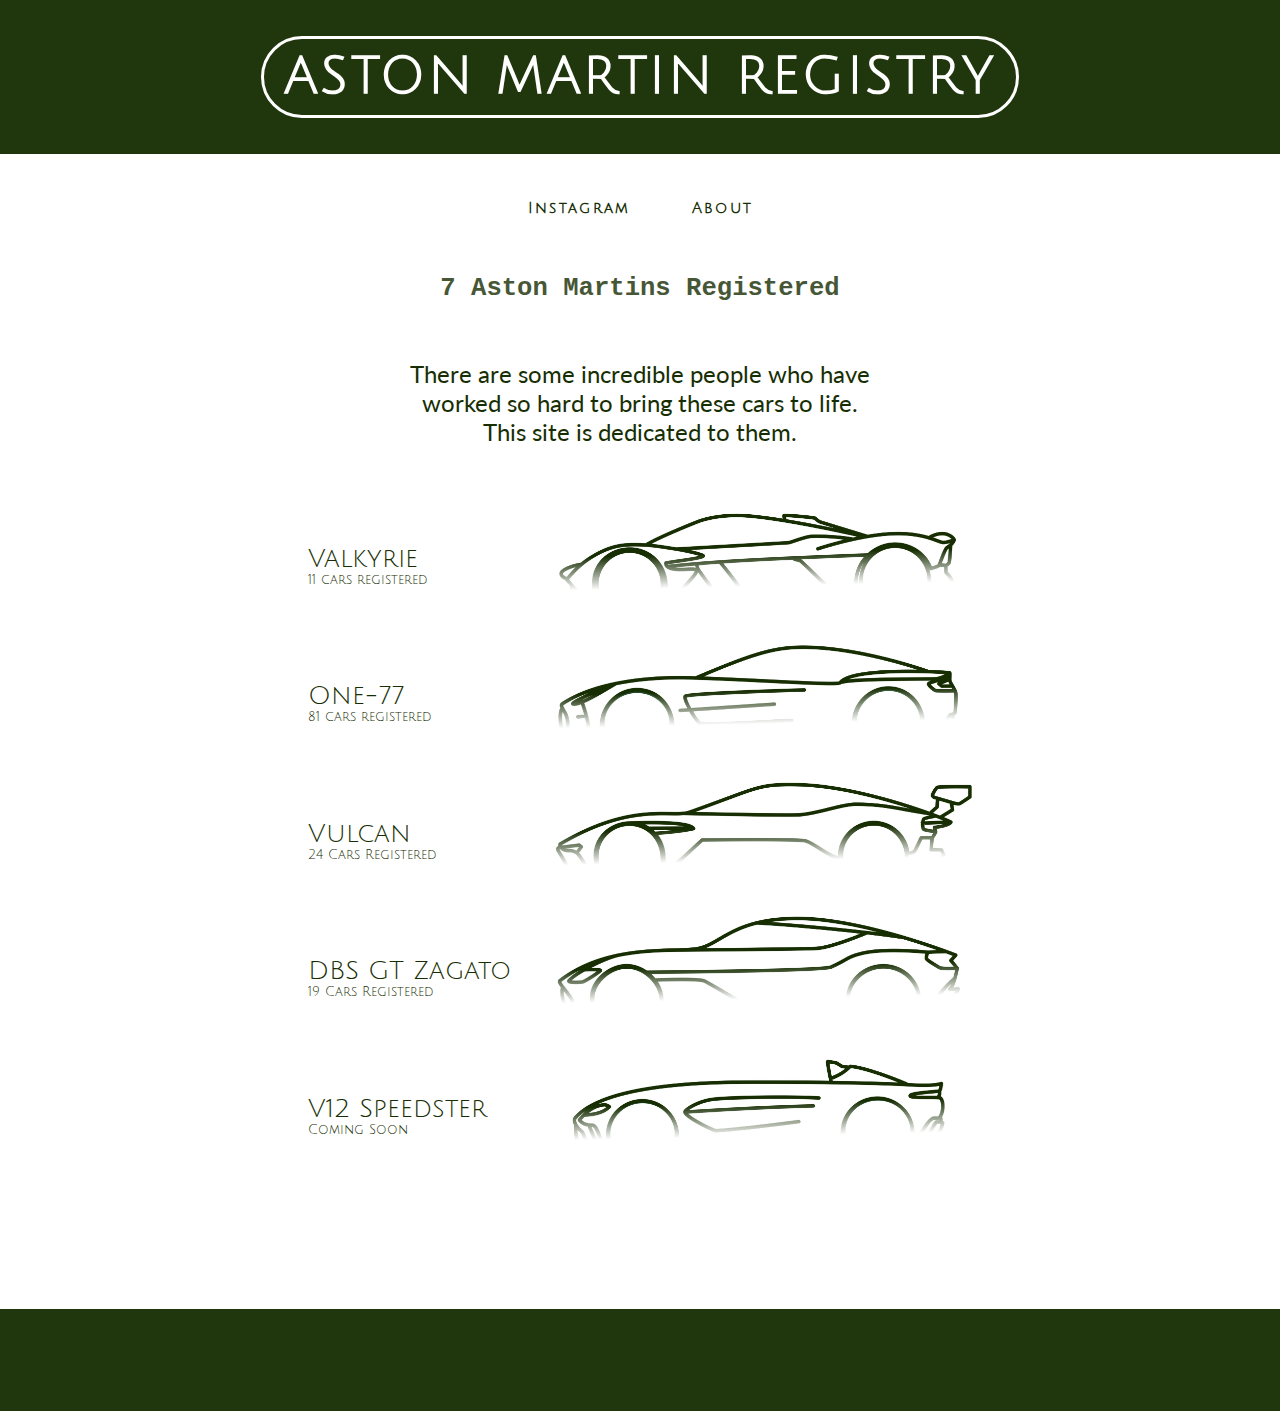
<file: index.html>
﻿<!DOCTYPE html>
<html>
    
<head>
    <link href="astonmartinregistry.css" rel="stylesheet">
    <link rel="preconnect" href="https://fonts.gstatic.com">
    <link rel="preconnect" href="https://fonts.gstatic.com" crossorigin>
    <link href="https://fonts.googleapis.com/css2?family=Julius+Sans+One&family=Suranna&display=swap" rel="stylesheet">
    <link href="https://fonts.googleapis.com/css2?family=Julius+Sans+One&family=Lato:wght@300&family=Marcellus+SC&display=swap" rel="stylesheet">
    <link href="https://fonts.googleapis.com/css2?family=Poiret+One&family=Quicksand:wght@300&display=swap" rel="stylesheet">
    <script src="https://ajax.googleapis.com/ajax/libs/jquery/3.6.0/jquery.min.js"></script>


    <meta charset="UTF-8">
    <meta name="viewport" content="width=device-width, initial-scale=1">
    <title>Aston Martin Registry</title>
</head>

    <body>
        
        <header>
            <div class="titlebox">
                <div class="maintitlebox">
                    <h1>Aston Martin Registry</h1>
                </div>
            </div>
        </header>

        <nav>
            <div class="navigationbox">
                <ul>
                   
                    <li><div class="links"><a href="https://www.instagram.com/astonmartinregistry/">Instagram</a></div></li>
                    <li><div class="links"><a href="about.html">About</a></div></li>
                </ul>
            </div>
        </nav>

        <section>
            <div class="section1box">
            </div>
            <div class="loader">
                <p class="counter"><span class="count">135</span> Aston Martins Registered</p>

                <script>
                    $('.count').each(function () {
                        $(this).prop('Counter', 0).animate({
                            Counter: $(this).text()
                        }, {
                            duration: 5000,
                            easing:'swing',
                            step: function (now) {
                                $(this).text(Math.ceil(now));
                            }
                        });
                    });
                </script>
            </div>
            <div class="section2box">
                <p>There are some incredible people who have worked so hard to bring these cars to life. <br />This site is dedicated to them.</p>
            </div>

            <div class="valkyrieregistrybox">
                <div class="valkyrieregistrytext">
                    <a class="lol" href="valkyrieregistry.html">
                        <p class="textdesc1">Valkyrie</p>
                    </a>
                    <p class="textdesc2">11 cars registered</p>
                </div>
                <div class="valkyrieregistryimage">
                    <a href="valkyrieregistry.html">
                        <img src="IMG_2756.JPG" width=100%>
                    </a>                  
                </div>
            </div>

            <div class="valkyrieregistrybox">
                <div class="valkyrieregistrytext">
                    <a class="lol" href="one77registry.html">
                        <p class="textdesc1">One-77</p>
                    </a>
                    <p class="textdesc2">81 cars registered</p>
                </div>
                <div class="valkyrieregistryimage">
                    <a href="one77registry.html">
                        <img src="IMG_2806.JPG" width=100%>
                    </a>
                </div>
            </div>

            <div class="valkyrieregistrybox">
                <div class="valkyrieregistrytext">
                    <a class="lol" href="vulcanregistry.html">
                        <p class="textdesc1">Vulcan</p>
                    </a>
                    <p class="textdesc2">24 Cars Registered</p>
                </div>
                <div class="valkyrieregistryimage">
                    <a href="vulcanregistry.html">
                        <img src="IMG_3016.JPG" width=100%>
                    </a>
                </div>
            </div>

            <div class="valkyrieregistrybox">
                <div class="valkyrieregistrytext">
                    <a class="lol" href="dbsgtzagatoregistry.html">
                        <p class="textdesc1">DBS GT Zagato</p>
                    </a>
                    <p class="textdesc2">19 Cars Registered</p>
                </div>
                <div class="valkyrieregistryimage">
                    <a href="dbsgtzagatoregistry.html">
                        <img src="IMG_3012.JPG" width=100%>
                    </a>
                </div>
            </div>

            <div class="valkyrieregistrybox">
                <div class="valkyrieregistrytext">
                    <p class="textdesc1">V12 Speedster</p>
                    <p class="textdesc2">Coming Soon</p>
                </div>
                <div class="valkyrieregistryimage">
                    <img src="IMG_2804.JPG" width=100%>
                </div>
            </div>





            <div class="section1box">
            </div>
            <div class="section1box">
            </div>


            <footer class="footer">
            </footer>

        </section>


        <footer>
            
        </footer>
        

    </body>
    
</html>
</file>
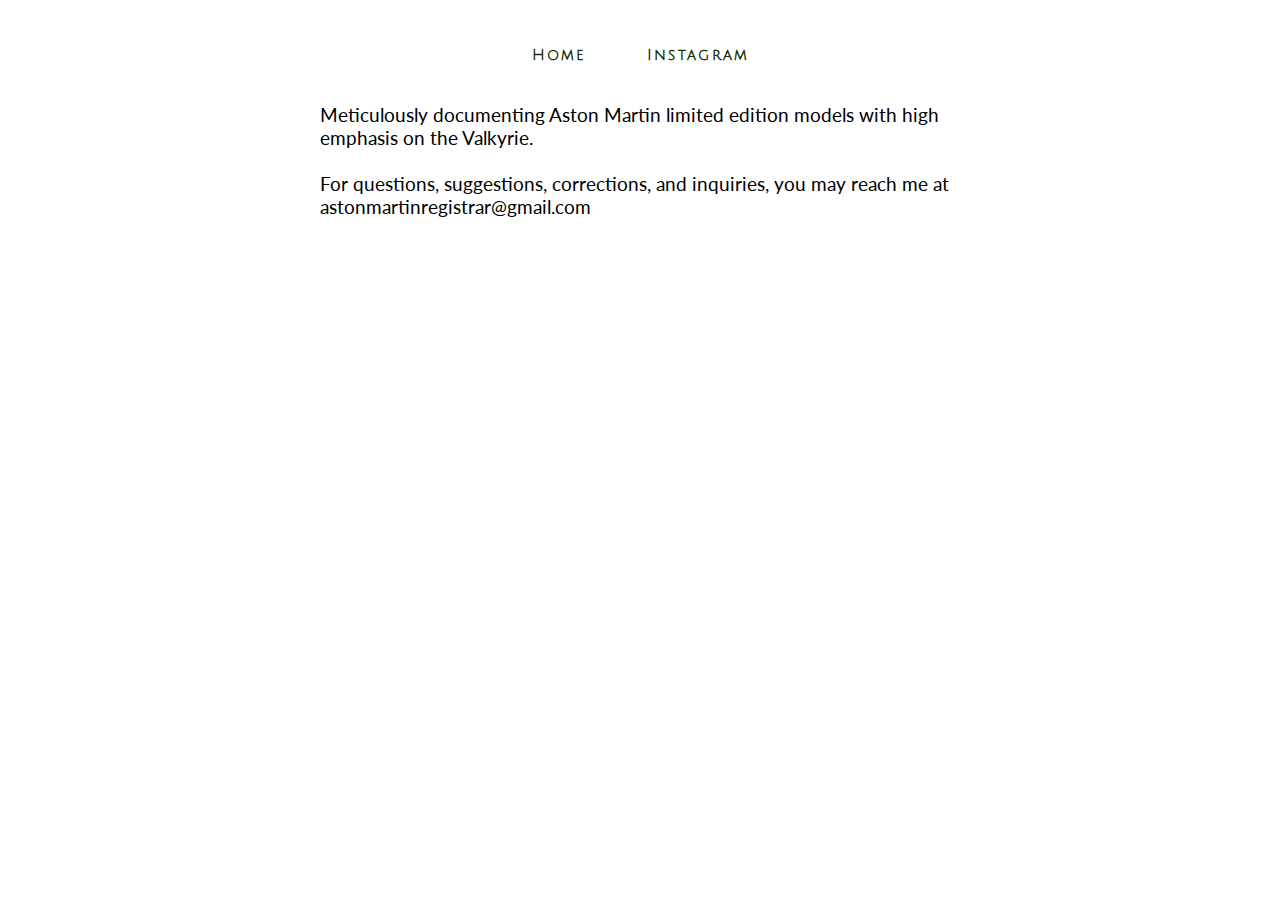
<file: about.html>
﻿<!DOCTYPE html>
<html>

<head>
    <link href="astonmartinregistry.css" rel="stylesheet">
    <link rel="preconnect" href="https://fonts.gstatic.com">
    <link rel="preconnect" href="https://fonts.gstatic.com" crossorigin>
    <link href="https://fonts.googleapis.com/css2?family=Julius+Sans+One&family=Lato:wght@300&family=Marcellus+SC&display=swap" rel="stylesheet">
    <link href="https://fonts.googleapis.com/css2?family=Julius+Sans+One&family=Suranna&display=swap" rel="stylesheet">
    <link href="https://fonts.googleapis.com/css2?family=Montserrat:ital,wght@1,300&display=swap" rel="stylesheet">


    <meta charset="UTF-8">
    <meta name="viewport" content="width=device-width, initial-scale=1">
    <title>Aston Martin Registry</title>
</head>

<body>
    <nav>
        <div class="navigationbox">
            <ul>
                <li><div class="links"><a href="index.html">Home</a></div></li>
                <li><div class="links"><a href="https://www.instagram.com/astonmartinregistry/">Instagram</a></div></li>
            </ul>
        </div>
    </nav>
    
    <div class="manifestobox">
        <p> Meticulously documenting Aston Martin limited edition models with high emphasis on the Valkyrie. </p>
        <br />
        <p> For questions, suggestions, corrections, and inquiries, you may reach me at astonmartinregistrar@gmail.com</p>
        
    </div>
</body>


</html>
</file>
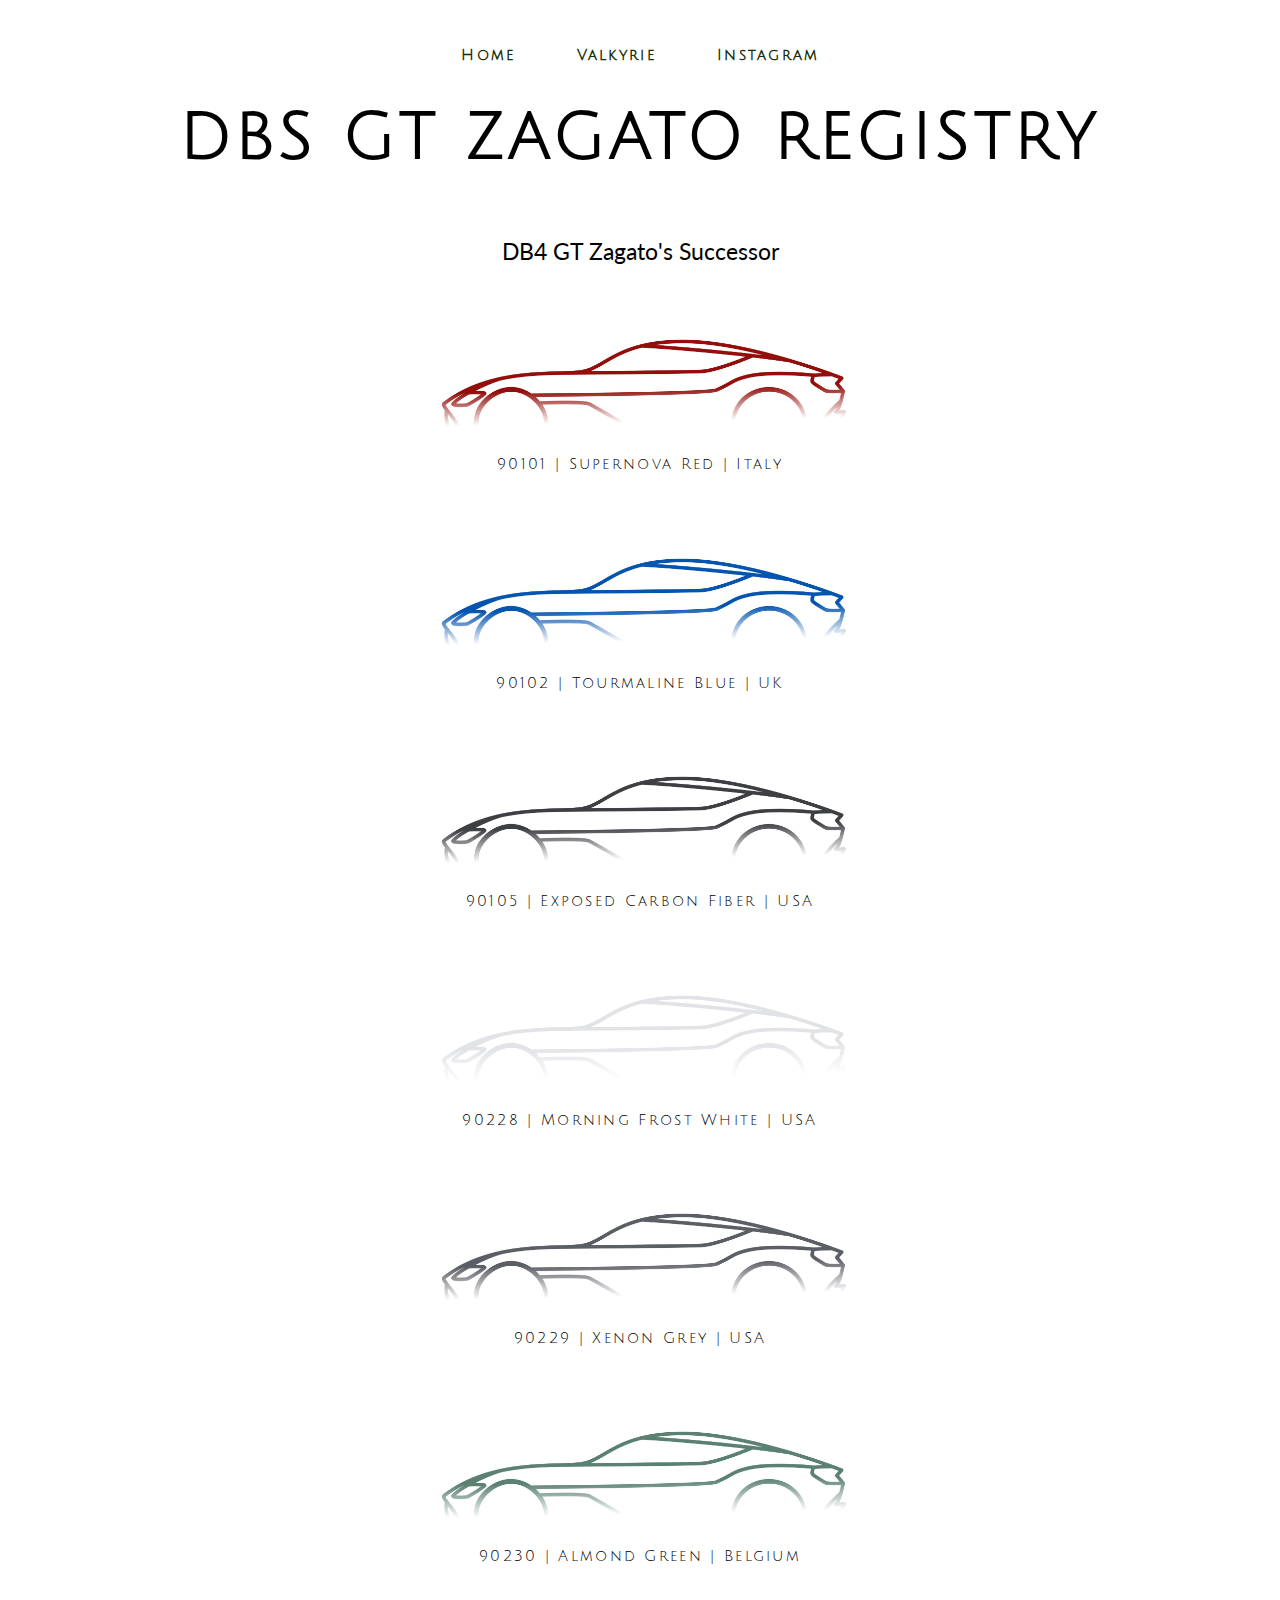
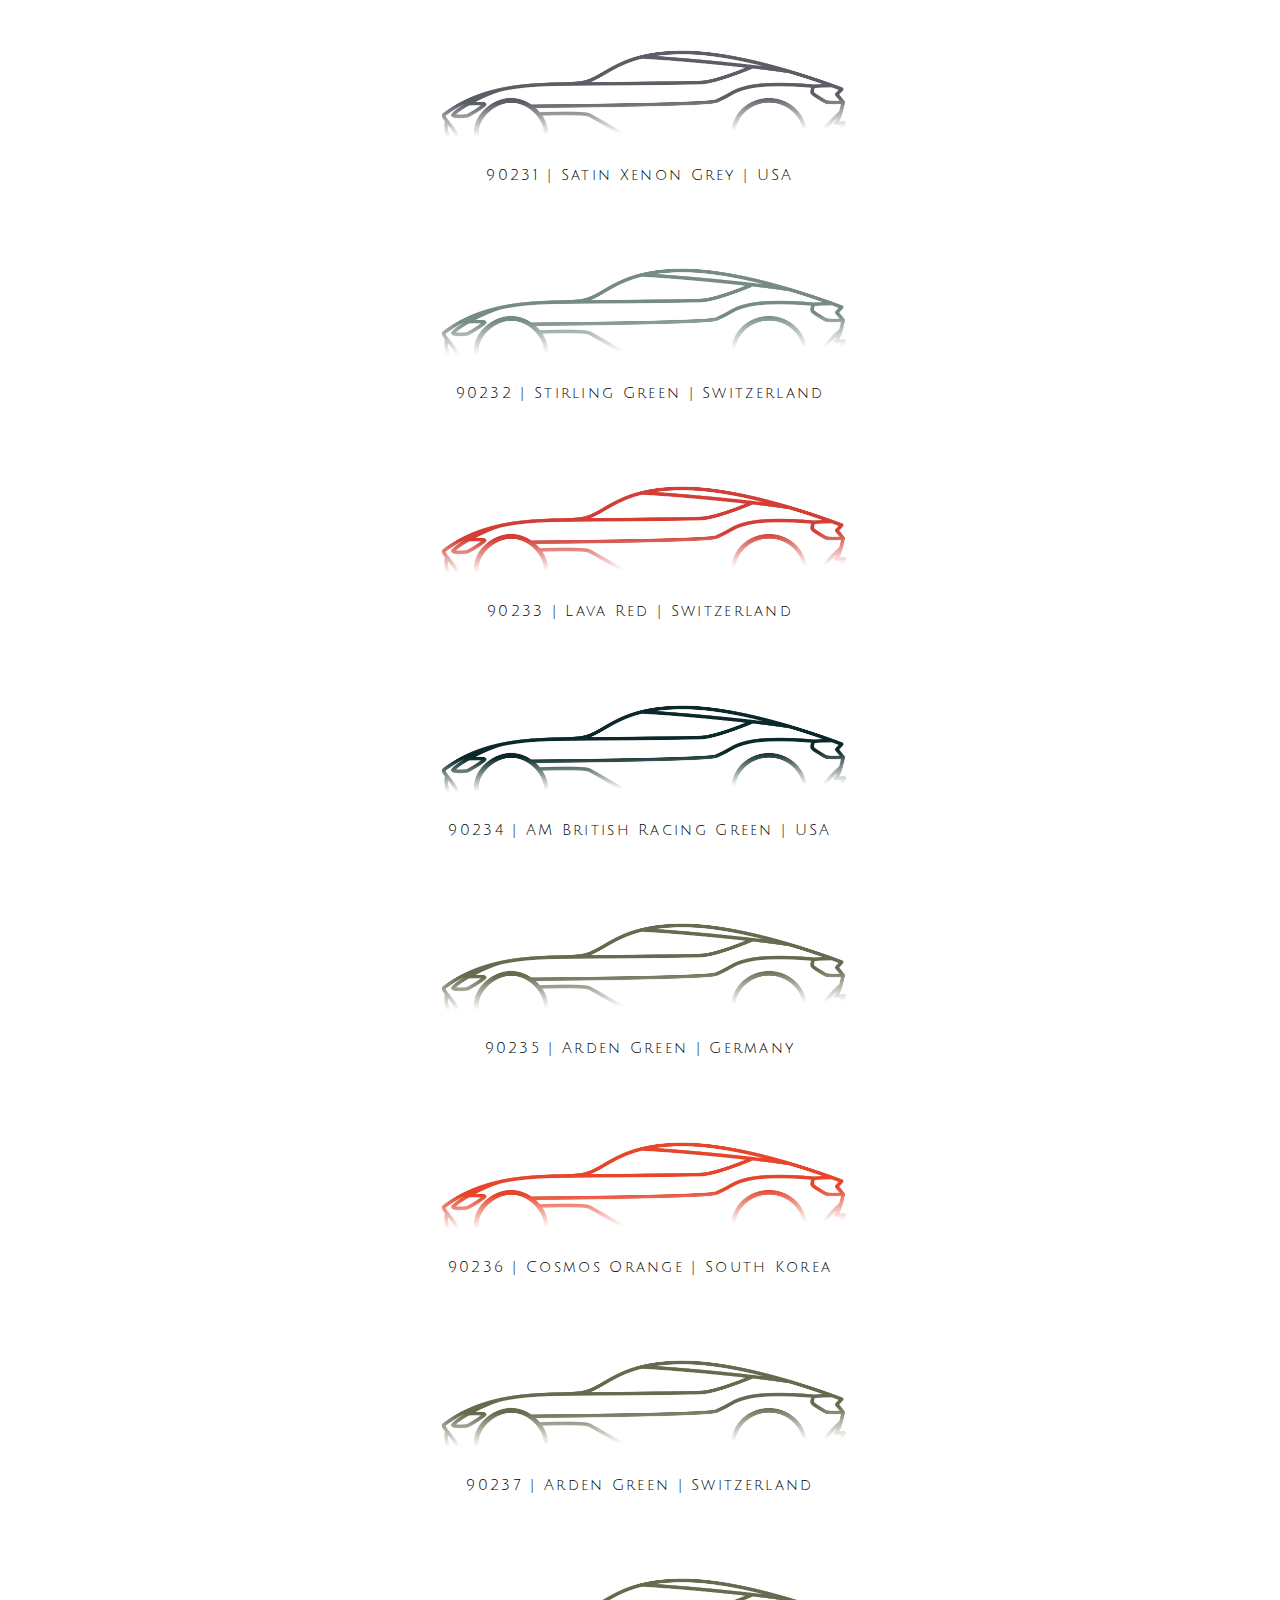
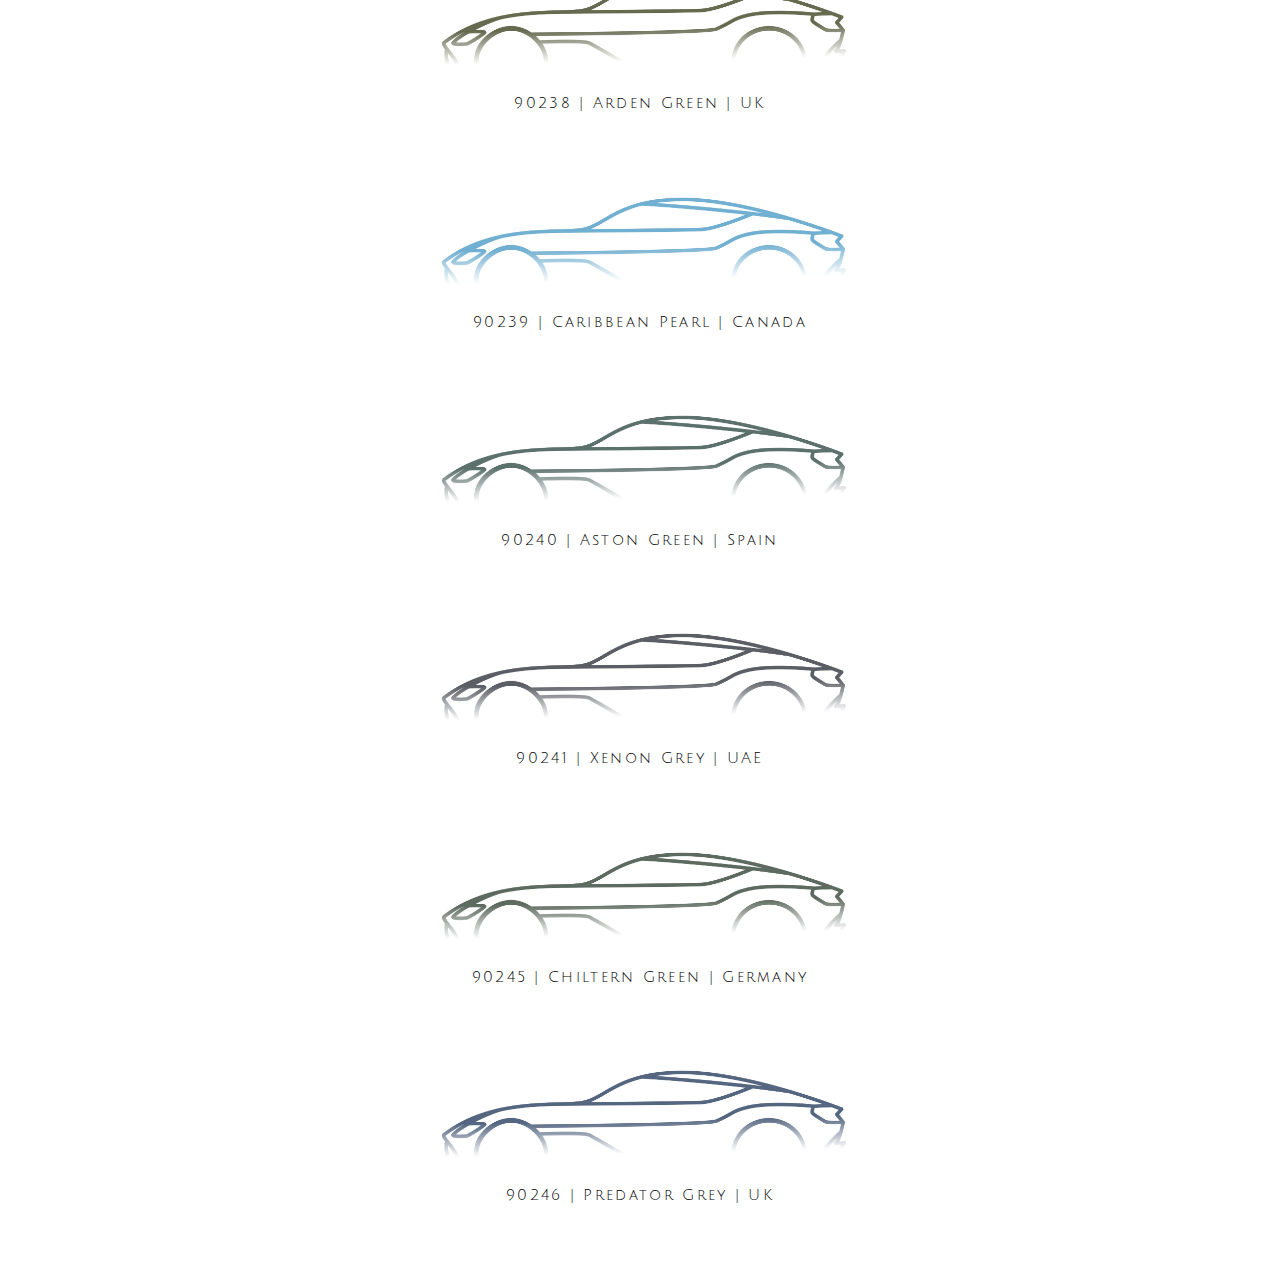
<file: dbsgtzagatoregistry.html>
<!DOCTYPE html>
<html>
<head>
    <link href="astonmartinregistry.css" rel="stylesheet">
    <link rel="preconnect" href="https://fonts.gstatic.com">
    <link rel="preconnect" href="https://fonts.gstatic.com" crossorigin>
    <link href="https://fonts.googleapis.com/css2?family=Julius+Sans+One&family=Lato:wght@300&family=Marcellus+SC&display=swap" rel="stylesheet">
    <link href="https://fonts.googleapis.com/css2?family=Julius+Sans+One&family=Suranna&display=swap" rel="stylesheet">
    <link href="https://fonts.googleapis.com/css2?family=Montserrat:ital,wght@1,300&display=swap" rel="stylesheet">

    <meta charset="UTF-8">
    <meta name="viewport" content="width=device-width, initial-scale=1">
    <title>Aston Martin Registry</title>
</head>

<body>
    <nav>
        <div class="navigationbox">
            <ul>
                <li><div class="links"><a href="index.html">Home</a></div></li>
                <li><div class="links"><a href="valkyrieregistry.html">Valkyrie</a></div></li>
                <li><div class="links"><a href="https://www.instagram.com/astonmartinregistry/">Instagram</a></div></li>

            </ul>
        </div>
    </nav>

    <h3>DBS GT ZAGATO REGISTRY</h3>

    <div class="valkyrieinfomation">
        <p>DB4 GT Zagato's Successor</p>
    </div>

    <div class="valkyriebigbox">
        <div class="dbsgtzagato90101">
            <a href="-">
                <img class="valkimages" src="dbsgtzagatoimages/chassis90101.JPG">
            </a>
            <p class="textundervalk">90101 | Supernova Red | Italy</p>
            <br /><br />
        </div>
        <div class="dbsgtzagato90102">
            <a href="-">
                <img class="valkimages" src="dbsgtzagatoimages/chassis90102.JPG">
            </a>
            <p class="textundervalk">90102 | Tourmaline Blue | UK</p>
            <br /><br />
        </div>
        <div class="dbsgtzagato90105">
            <a href="-">
                <img class="valkimages" src="dbsgtzagatoimages/chassis90105.JPG">
            </a>
            <p class="textundervalk">90105 | Exposed Carbon Fiber | USA</p>
            <br /><br />
        </div>
        <div class="dbsgtzagato90228">
            <a href="-">
                <img class="valkimages" src="dbsgtzagatoimages/chassis90228.JPG">
            </a>
            <p class="textundervalk">90228 | Morning Frost White | USA</p>
            <br /><br />
        </div>
        <div class="dbsgtzagato90229">
            <a href="-">
                <img class="valkimages" src="dbsgtzagatoimages/chassis90231.JPG">
            </a>
            <p class="textundervalk">90229 | Xenon Grey | USA</p>
            <br /><br />
        </div>
        <div class="dbsgtzagato90230">
            <a href="-">
                <img class="valkimages" src="dbsgtzagatoimages/chassis90230.JPG">
            </a>
            <p class="textundervalk">90230 | Almond Green | Belgium</p>
            <br /><br />
        </div>
        <div class="dbsgtzagato90231">
            <a href="-">
                <img class="valkimages" src="dbsgtzagatoimages/chassis90231.JPG">
            </a>
            <p class="textundervalk">90231 | Satin Xenon Grey | USA</p>
            <br /><br />
        </div>
        <div class="dbsgtzagato90232">
            <a href="-">
                <img class="valkimages" src="dbsgtzagatoimages/chassis90232.JPG">
            </a>
            <p class="textundervalk">90232 | Stirling Green | Switzerland</p>
            <br /><br />
        </div>
        <div class="dbsgtzagato90233">
            <a href="-">
                <img class="valkimages" src="dbsgtzagatoimages/chassis90233.JPG">
            </a>
            <p class="textundervalk">90233 | Lava Red | Switzerland</p>
            <br /><br />
        </div>
        <div class="dbsgtzagato90234">
            <a href="-">
                <img class="valkimages" src="dbsgtzagatoimages/chassis90234.JPG">
            </a>
            <p class="textundervalk">90234 | AM British Racing Green | USA</p>
            <br /><br />
        </div>
        <div class="dbsgtzagato90235">
            <a href="-">
                <img class="valkimages" src="dbsgtzagatoimages/chassis90237.JPG">
            </a>
            <p class="textundervalk">90235 | Arden Green | Germany</p>
            <br /><br />
        </div>
        <div class="dbsgtzagato90236">
            <a href="-">
                <img class="valkimages" src="dbsgtzagatoimages/chassis90236.JPG">
            </a>
            <p class="textundervalk">90236 | Cosmos Orange | South Korea</p>
            <br /><br />
        </div>
        <div class="dbsgtzagato90237">
            <a href="-">
                <img class="valkimages" src="dbsgtzagatoimages/chassis90237.JPG">
            </a>
            <p class="textundervalk">90237 | Arden Green | Switzerland</p>
            <br /><br />
        </div>
        <div class="dbsgtzagato90238">
            <a href="-">
                <img class="valkimages" src="dbsgtzagatoimages/chassis90237.JPG">
            </a>
            <p class="textundervalk">90238 | Arden Green | UK</p>
            <br /><br />
        </div>
        <div class="dbsgtzagato90239">
            <a href="-">
                <img class="valkimages" src="dbsgtzagatoimages/chassis90239.JPG">
            </a>
            <p class="textundervalk">90239 | Caribbean Pearl | Canada</p>
            <br /><br />
        </div>
        <div class="dbsgtzagato90240">
            <a href="-">
                <img class="valkimages" src="dbsgtzagatoimages/chassis90240.JPG">
            </a>
            <p class="textundervalk">90240 | Aston Green | Spain</p>
            <br /><br />
        </div>
        <div class="dbsgtzagato90241">
            <a href="-">
                <img class="valkimages" src="dbsgtzagatoimages/chassis90231.JPG">
            </a>
            <p class="textundervalk">90241 | Xenon Grey | UAE</p>
            <br /><br />
        </div>
        <div class="dbsgtzagato90245">
            <a href="-">
                <img class="valkimages" src="dbsgtzagatoimages/chassis90245.JPG">
            </a>
            <p class="textundervalk">90245 | Chiltern Green | Germany</p>
            <br /><br />
        </div>
        <div class="dbsgtzagato90246">
            <a href="-">
                <img class="valkimages" src="dbsgtzagatoimages/chassis90246.JPG">
            </a>
            <p class="textundervalk">90246 | Predator Grey | UK</p>
            <br /><br />
        </div>

    </div>



</body>



</html>
</file>
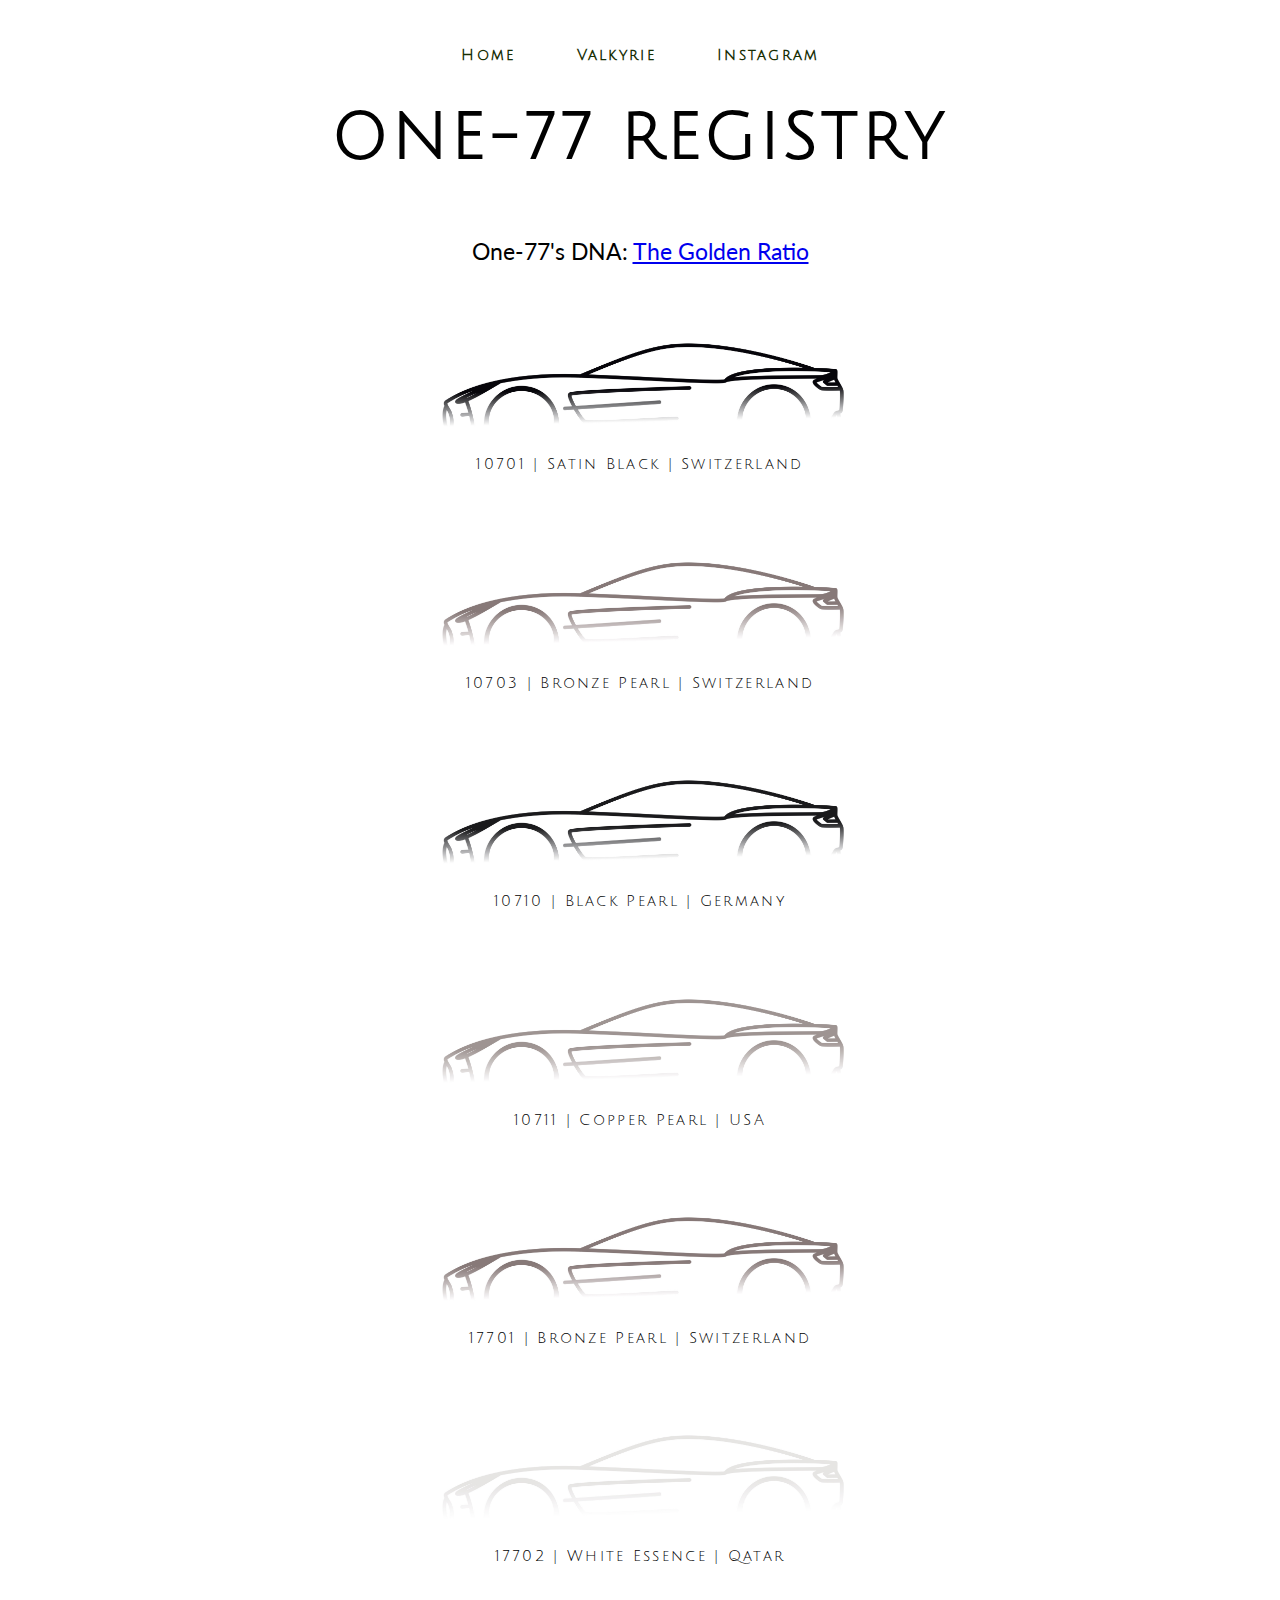
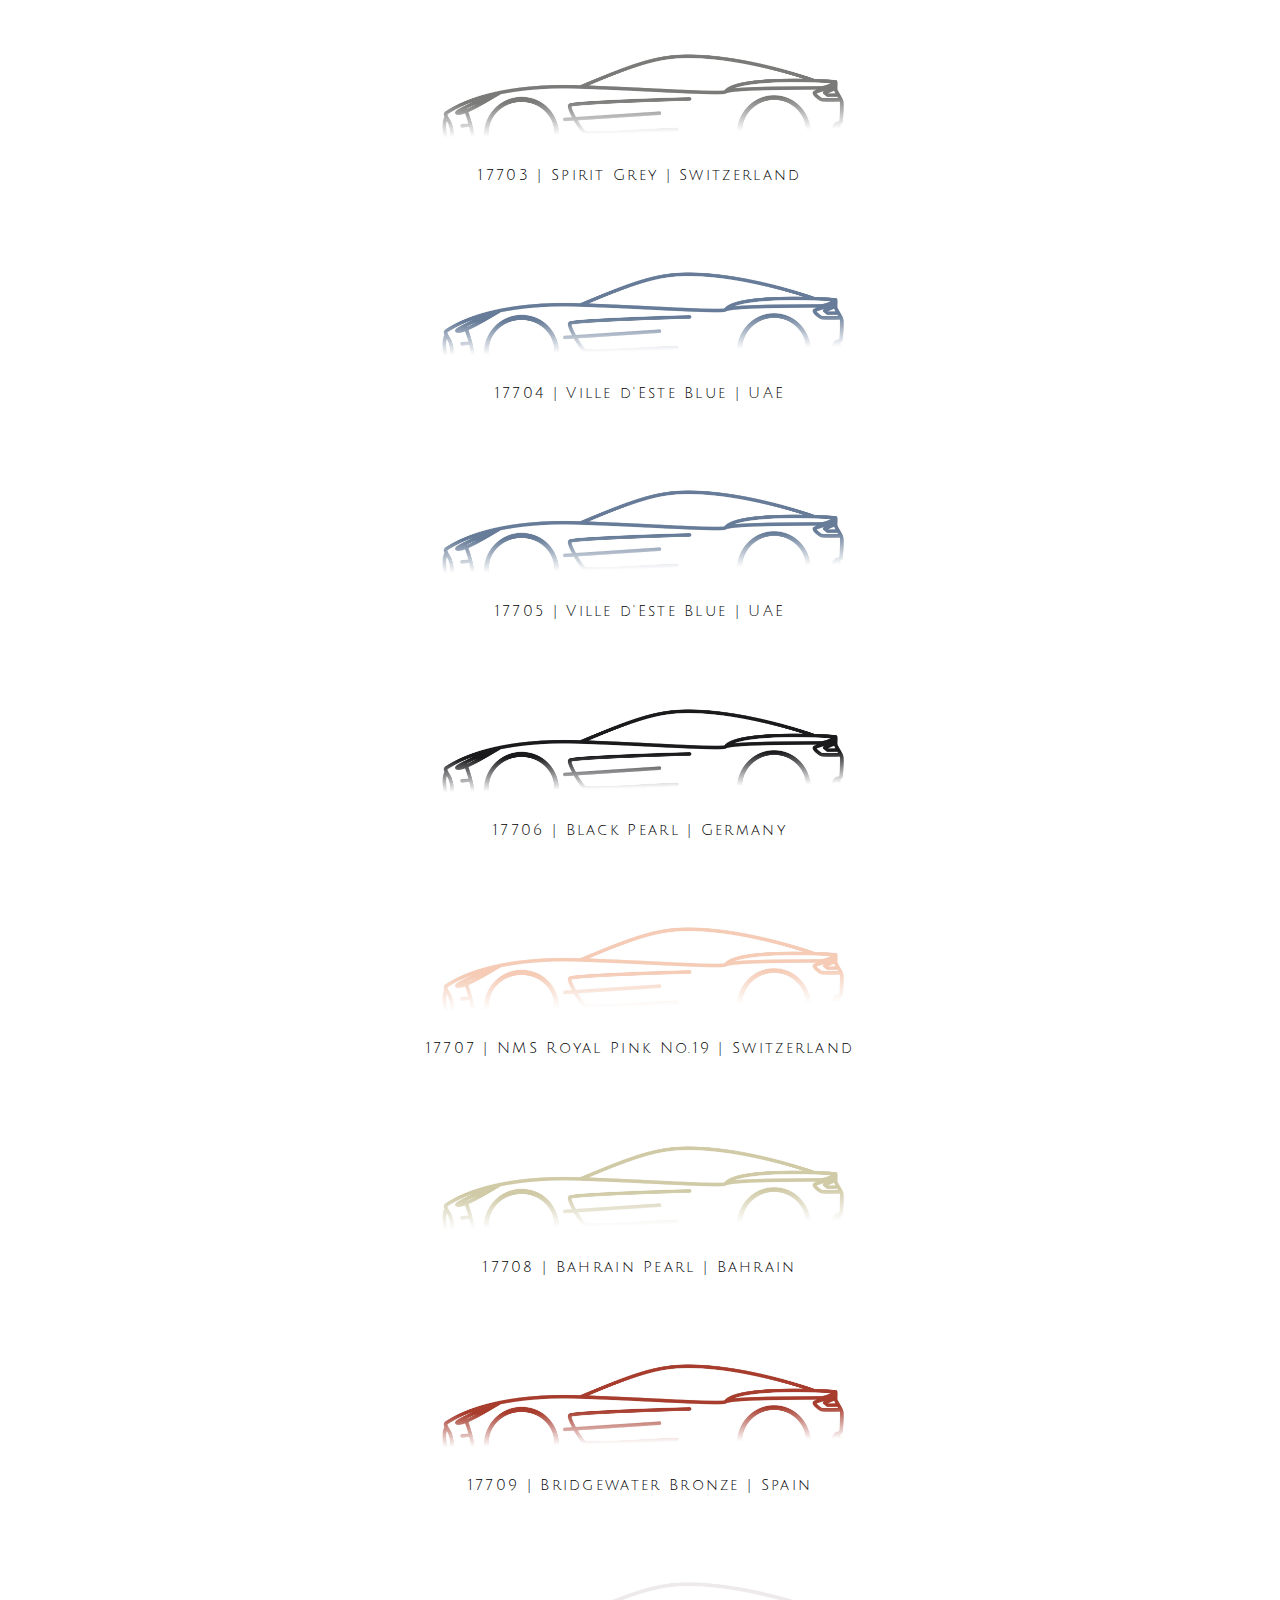
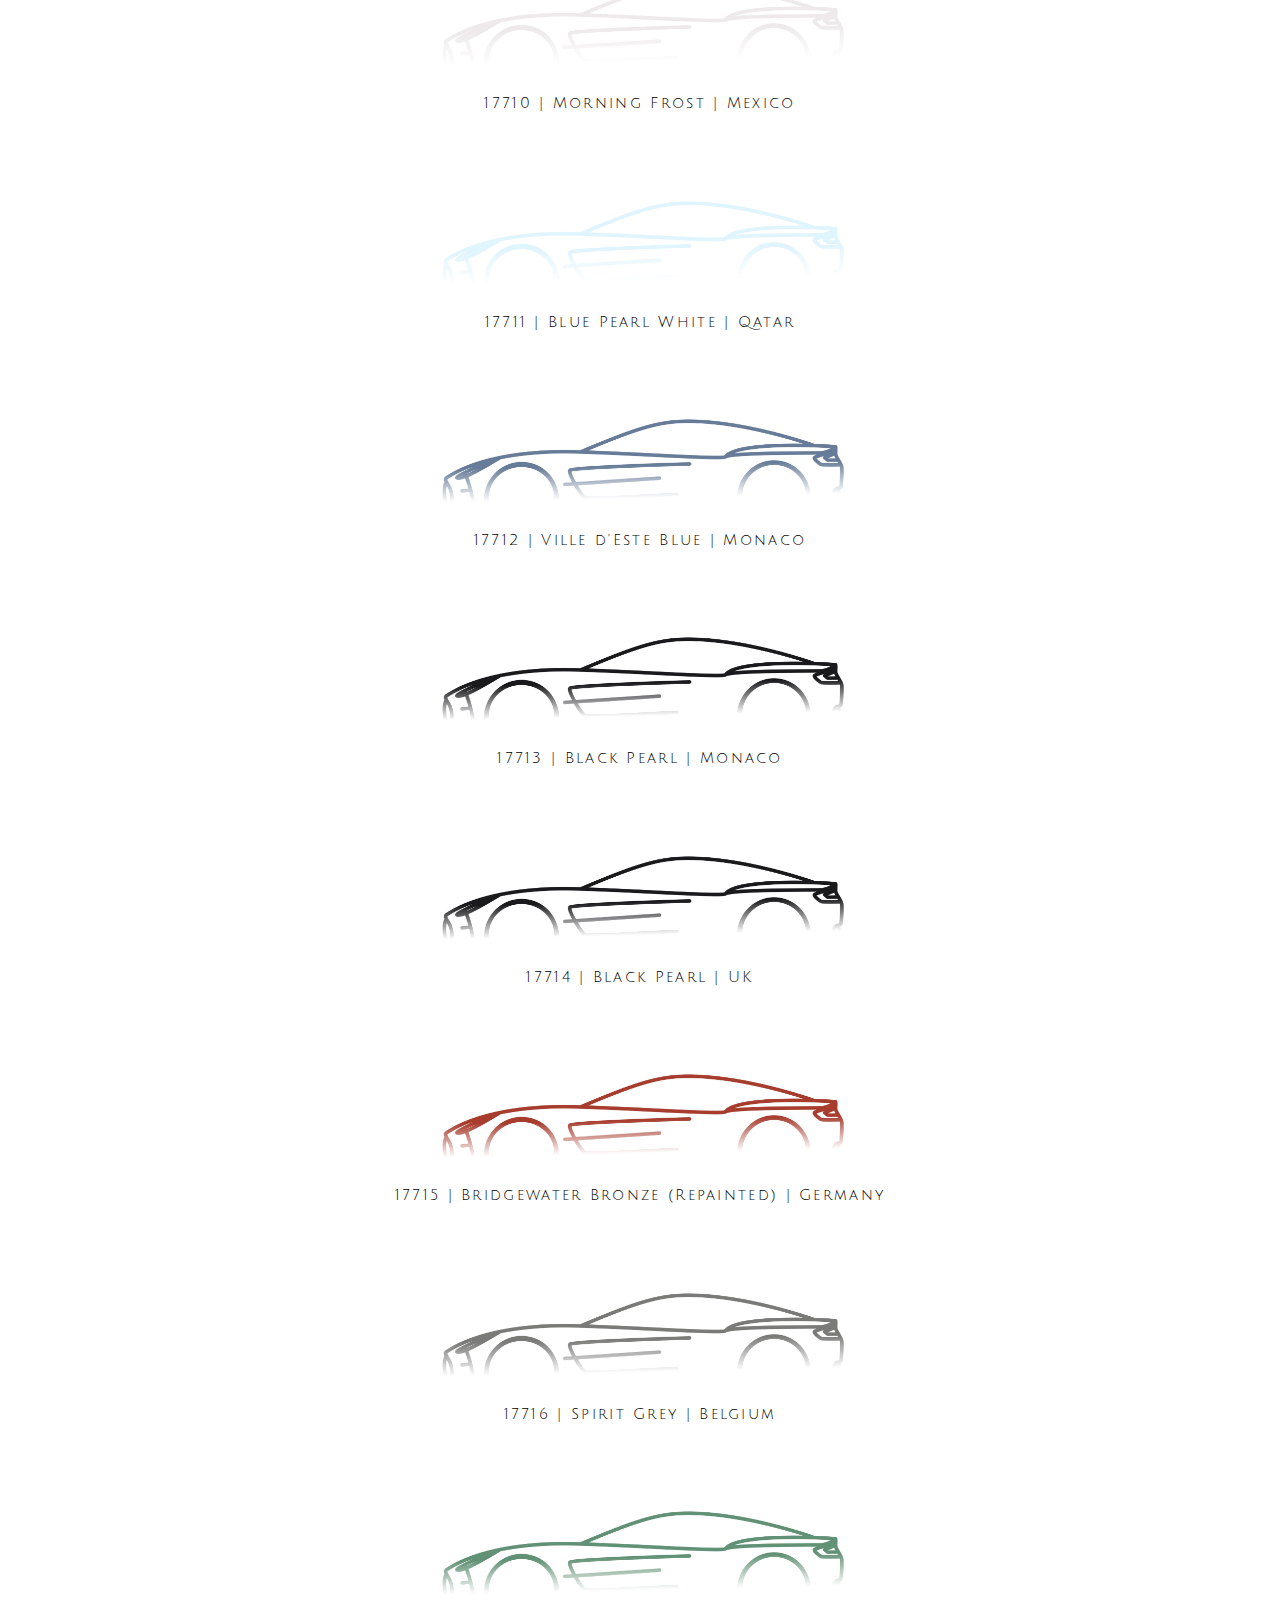
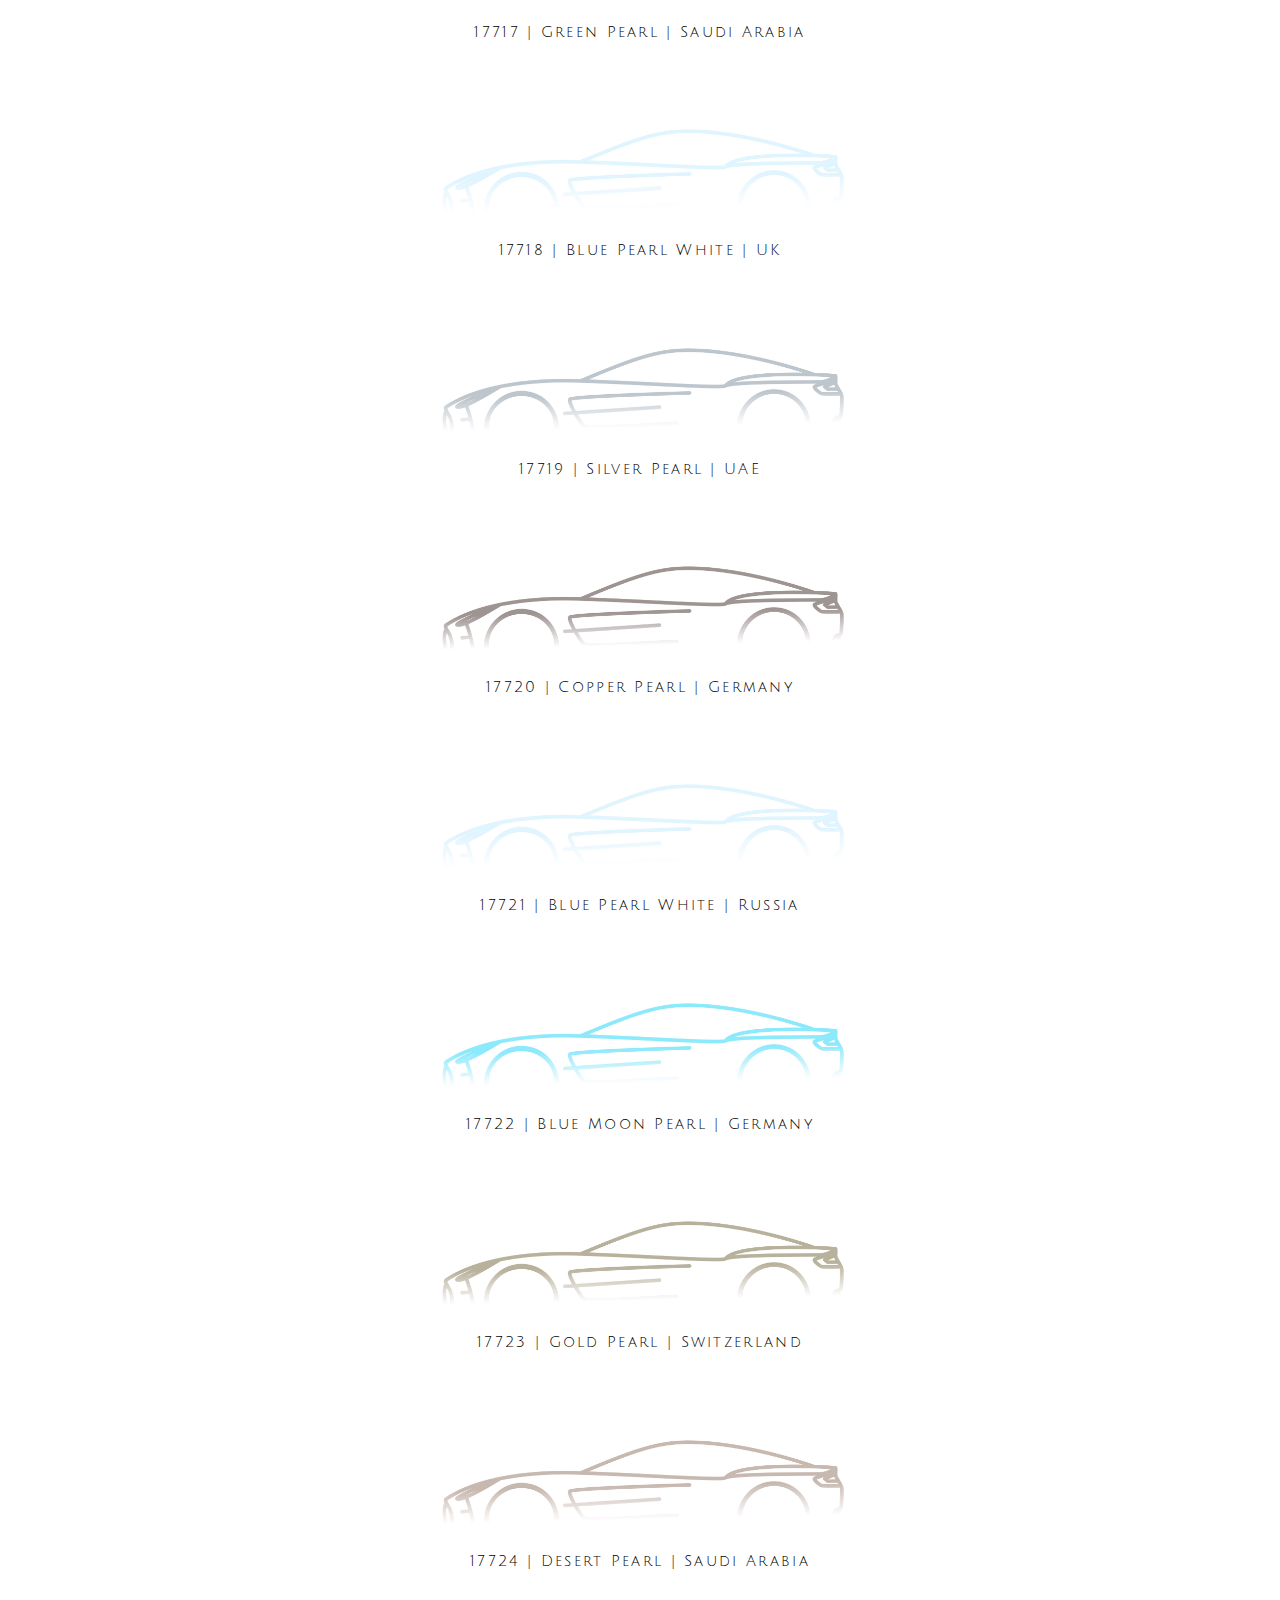
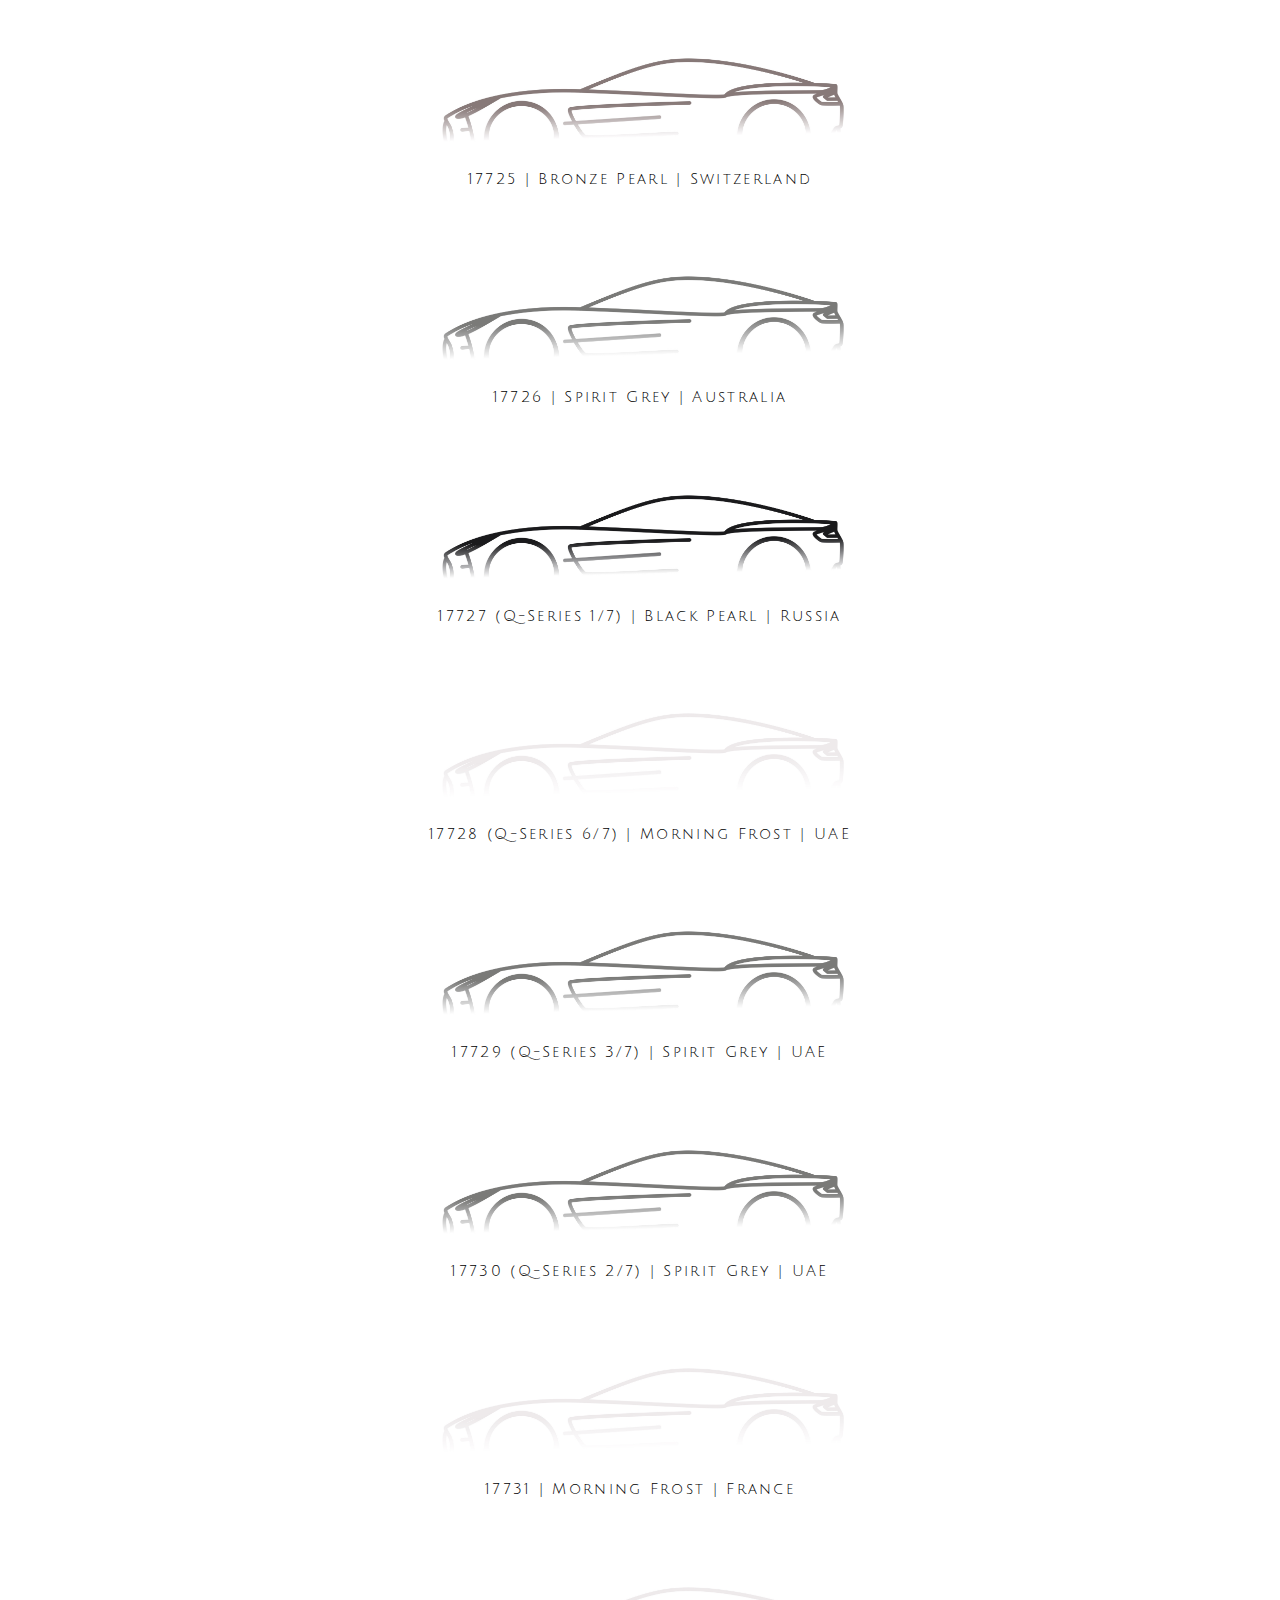
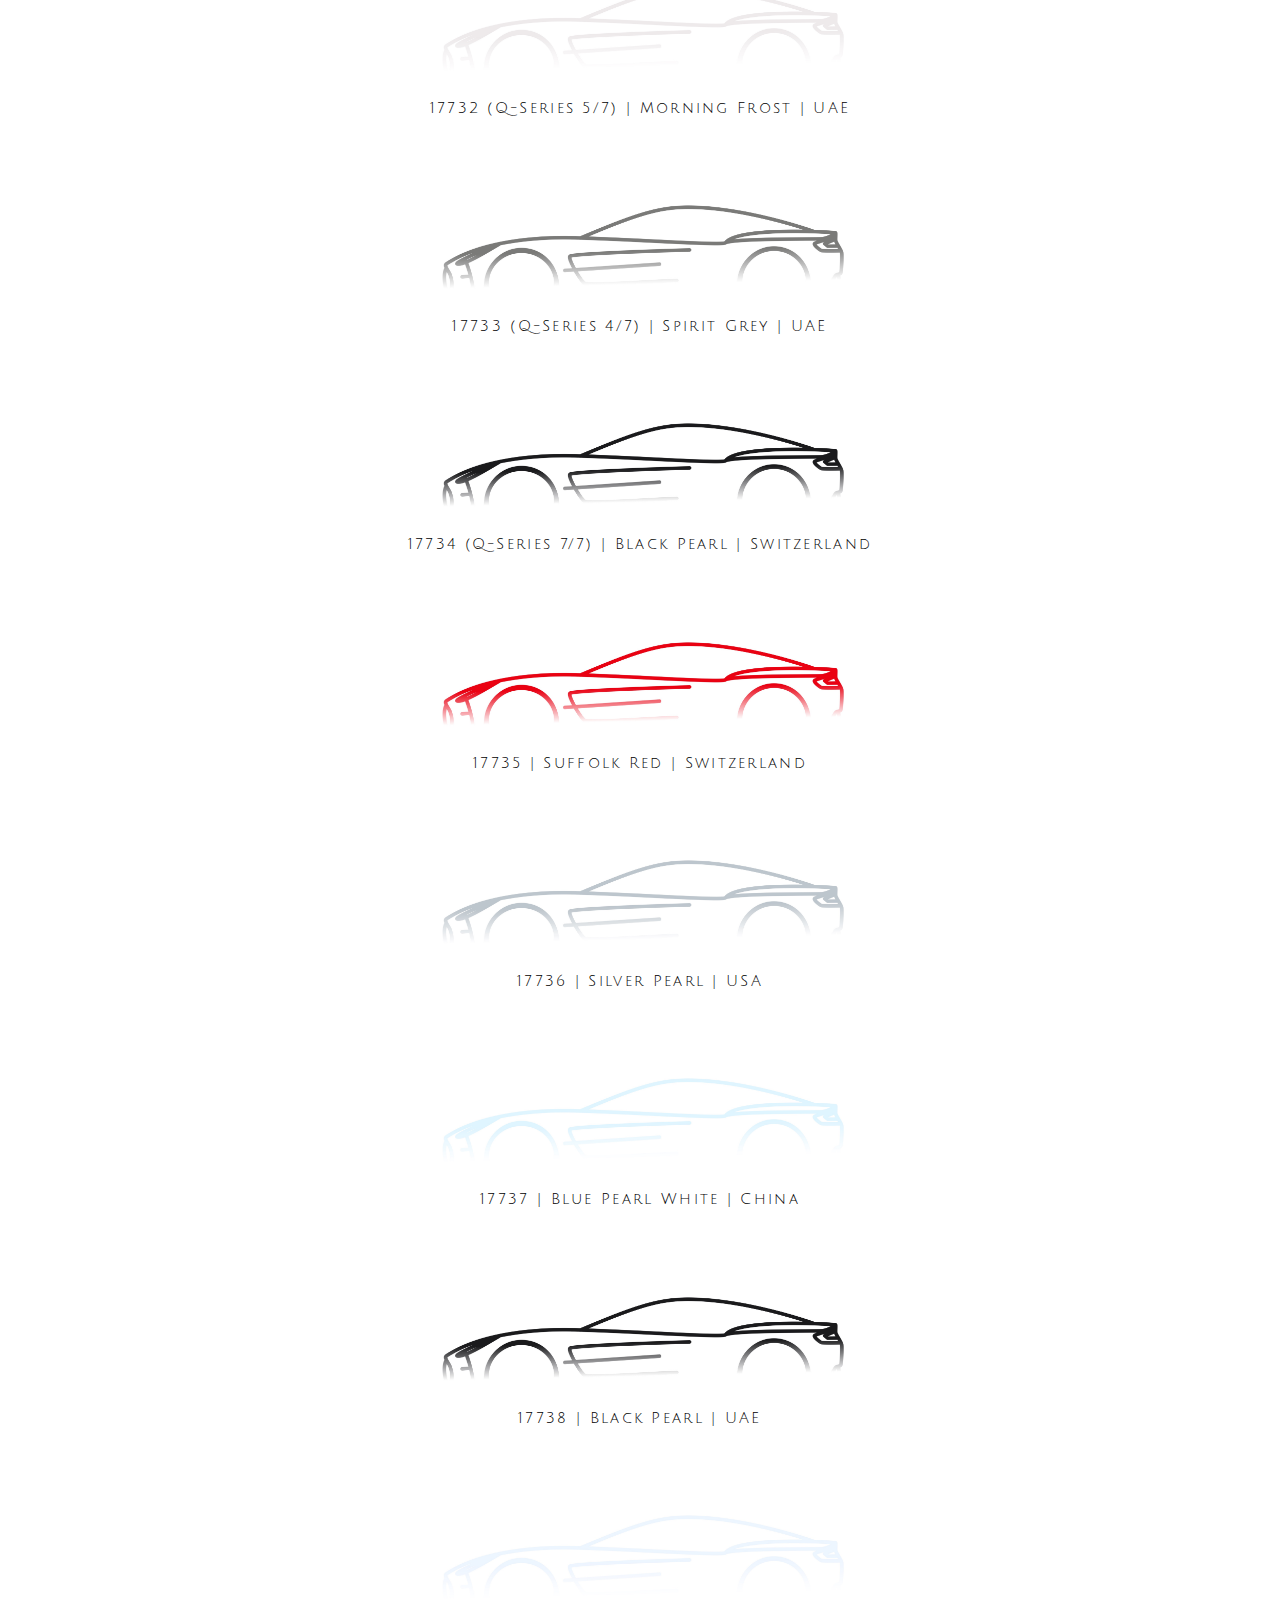
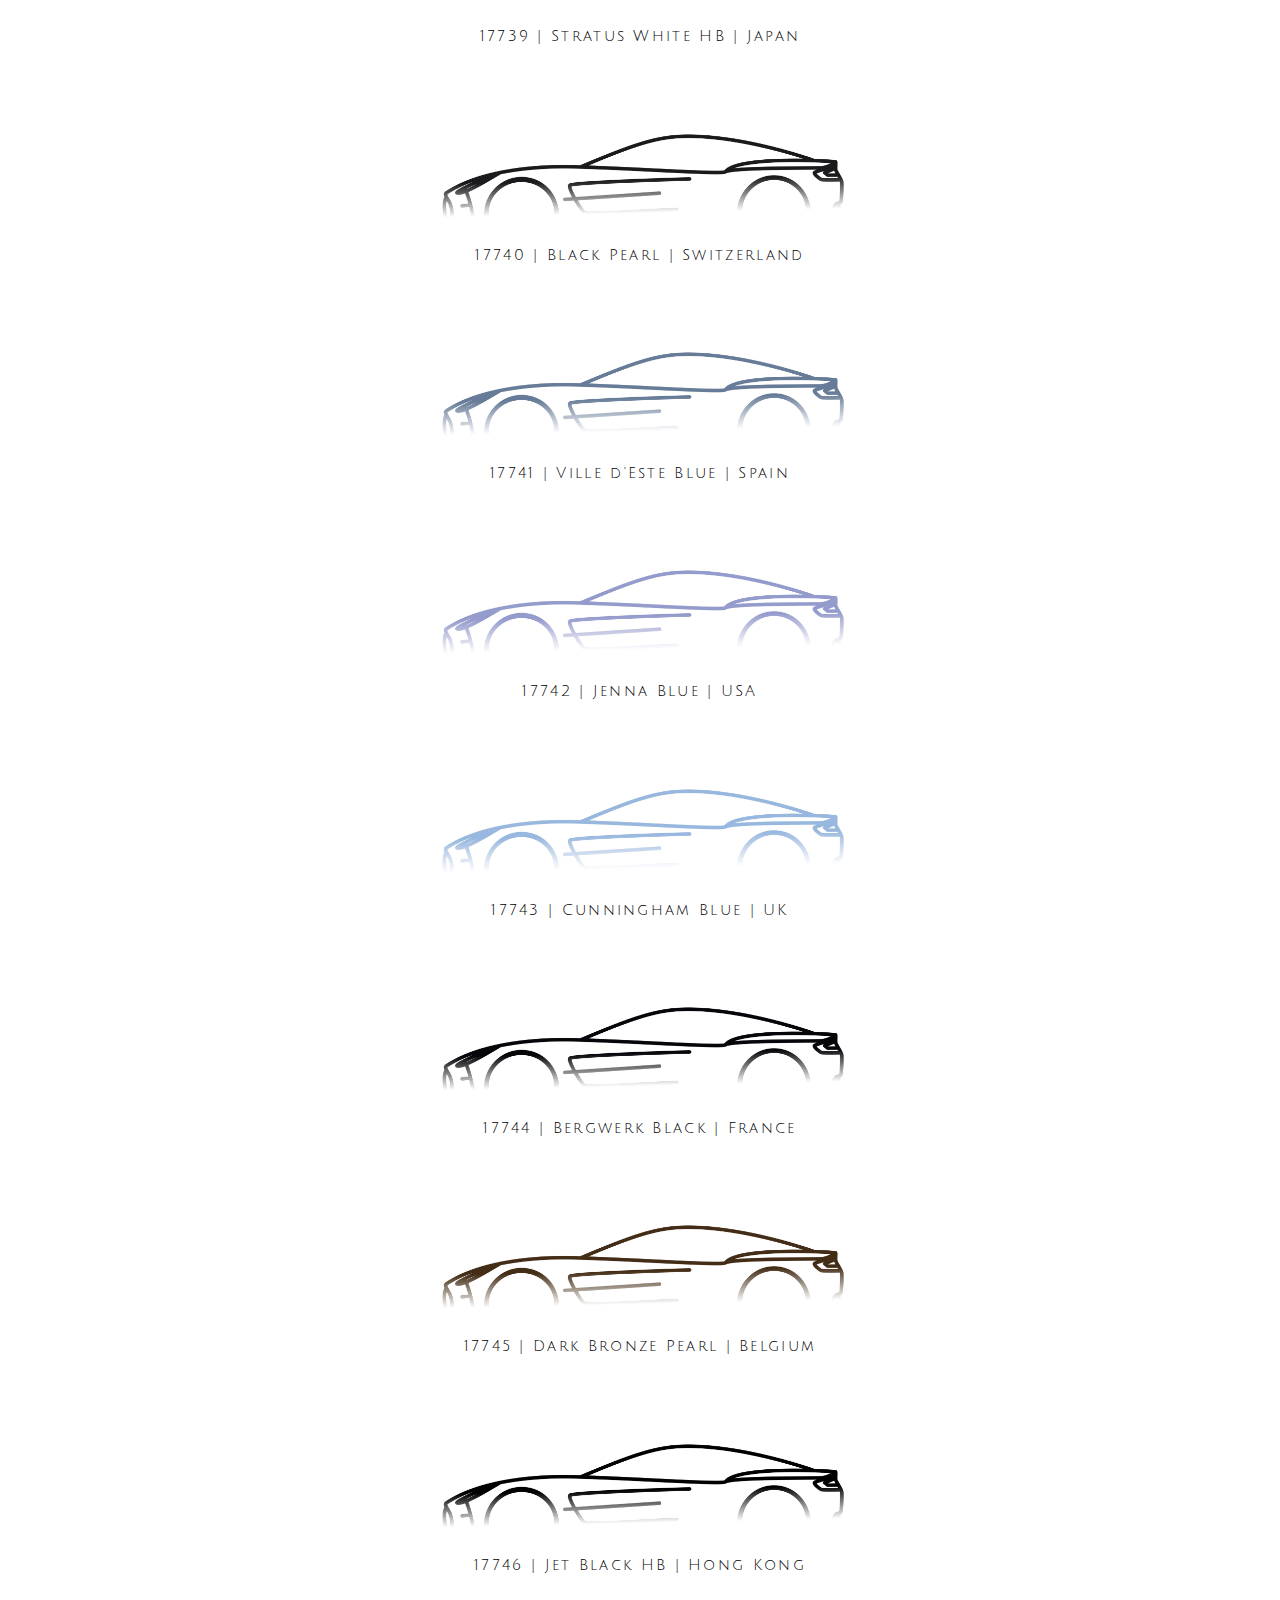
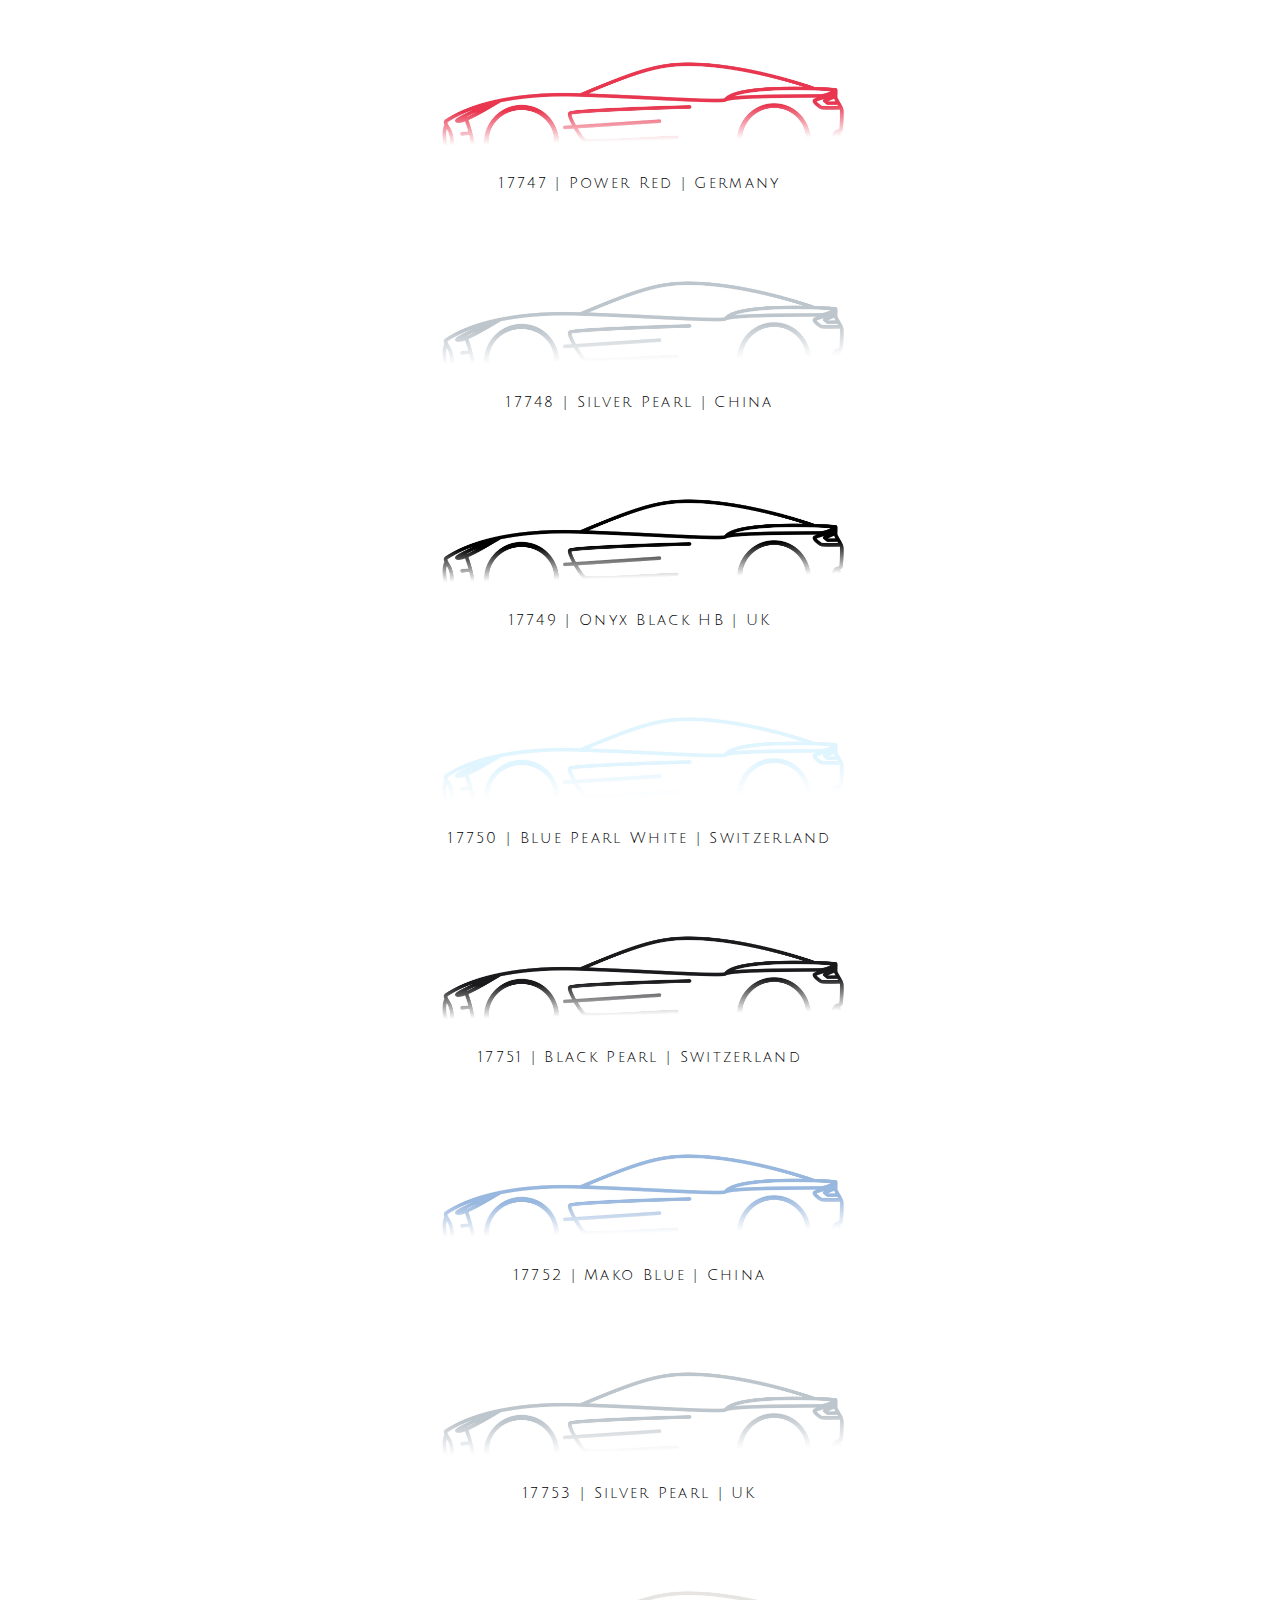
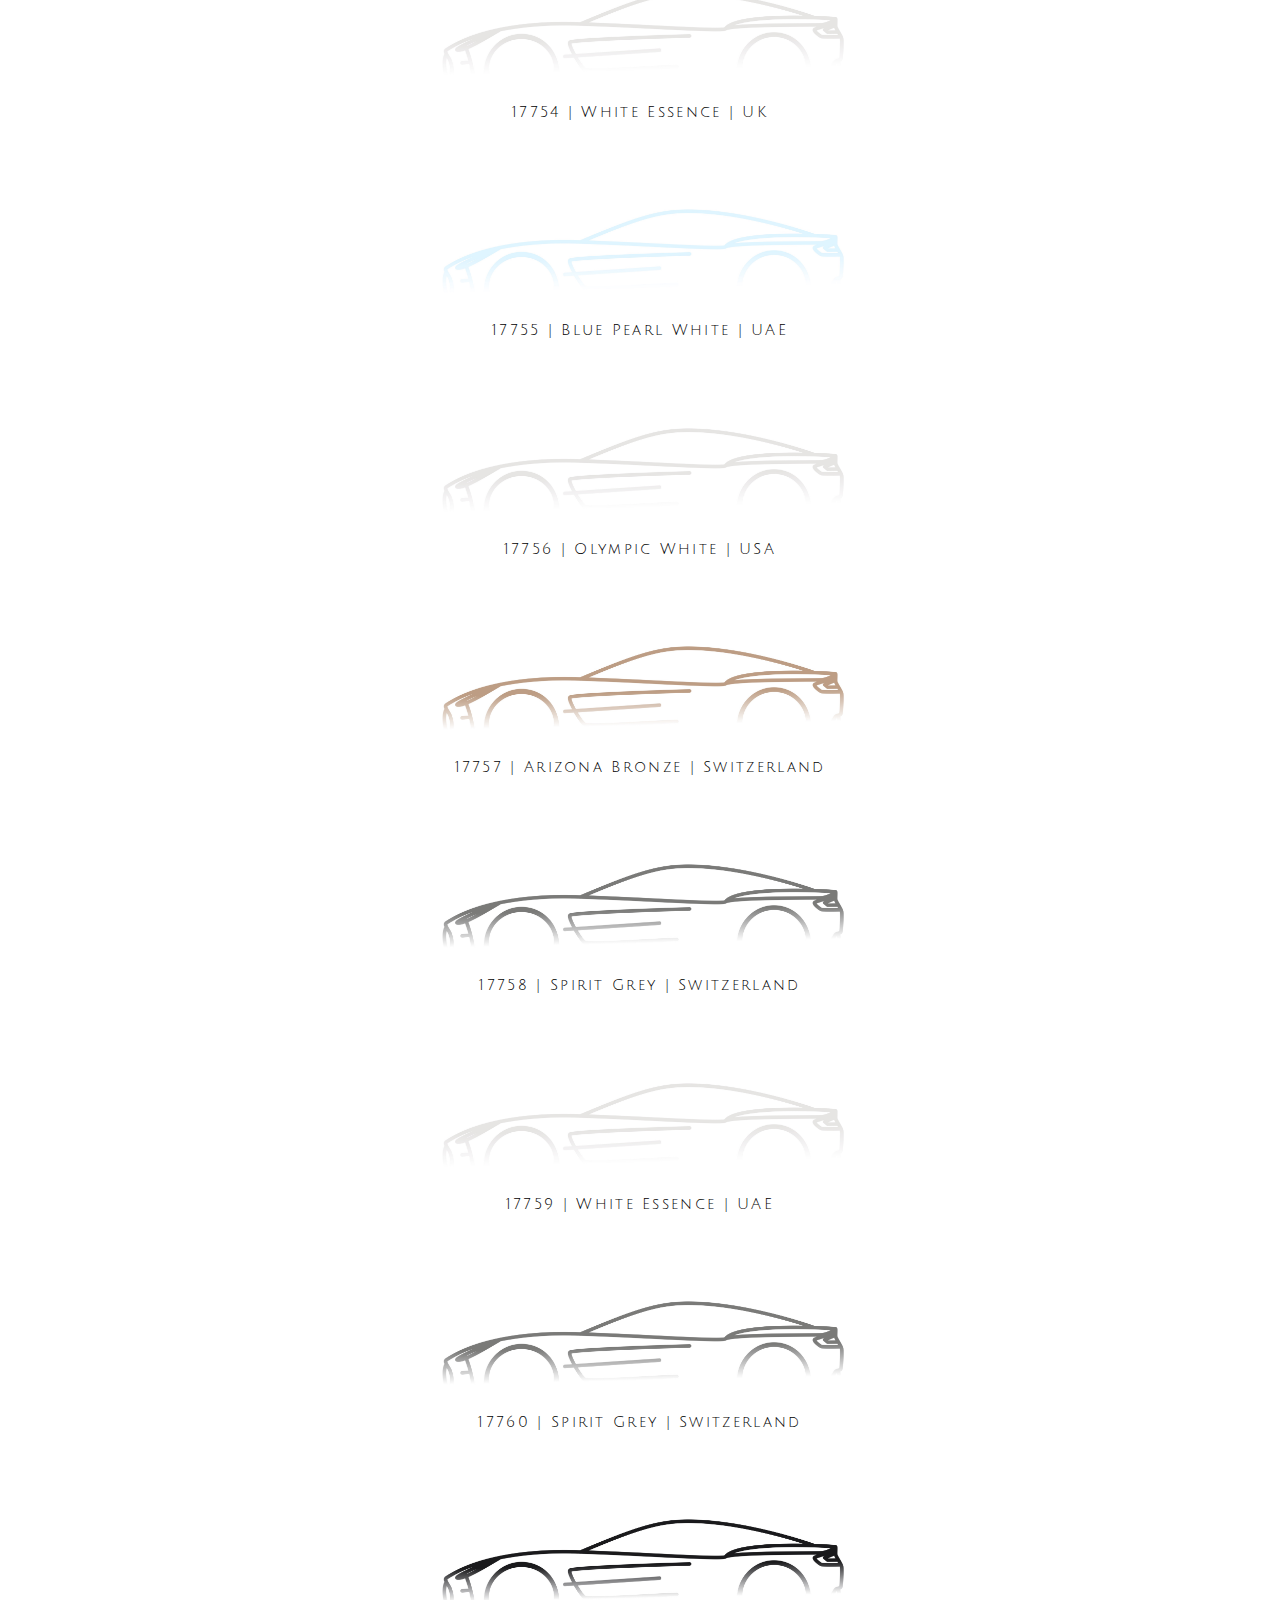
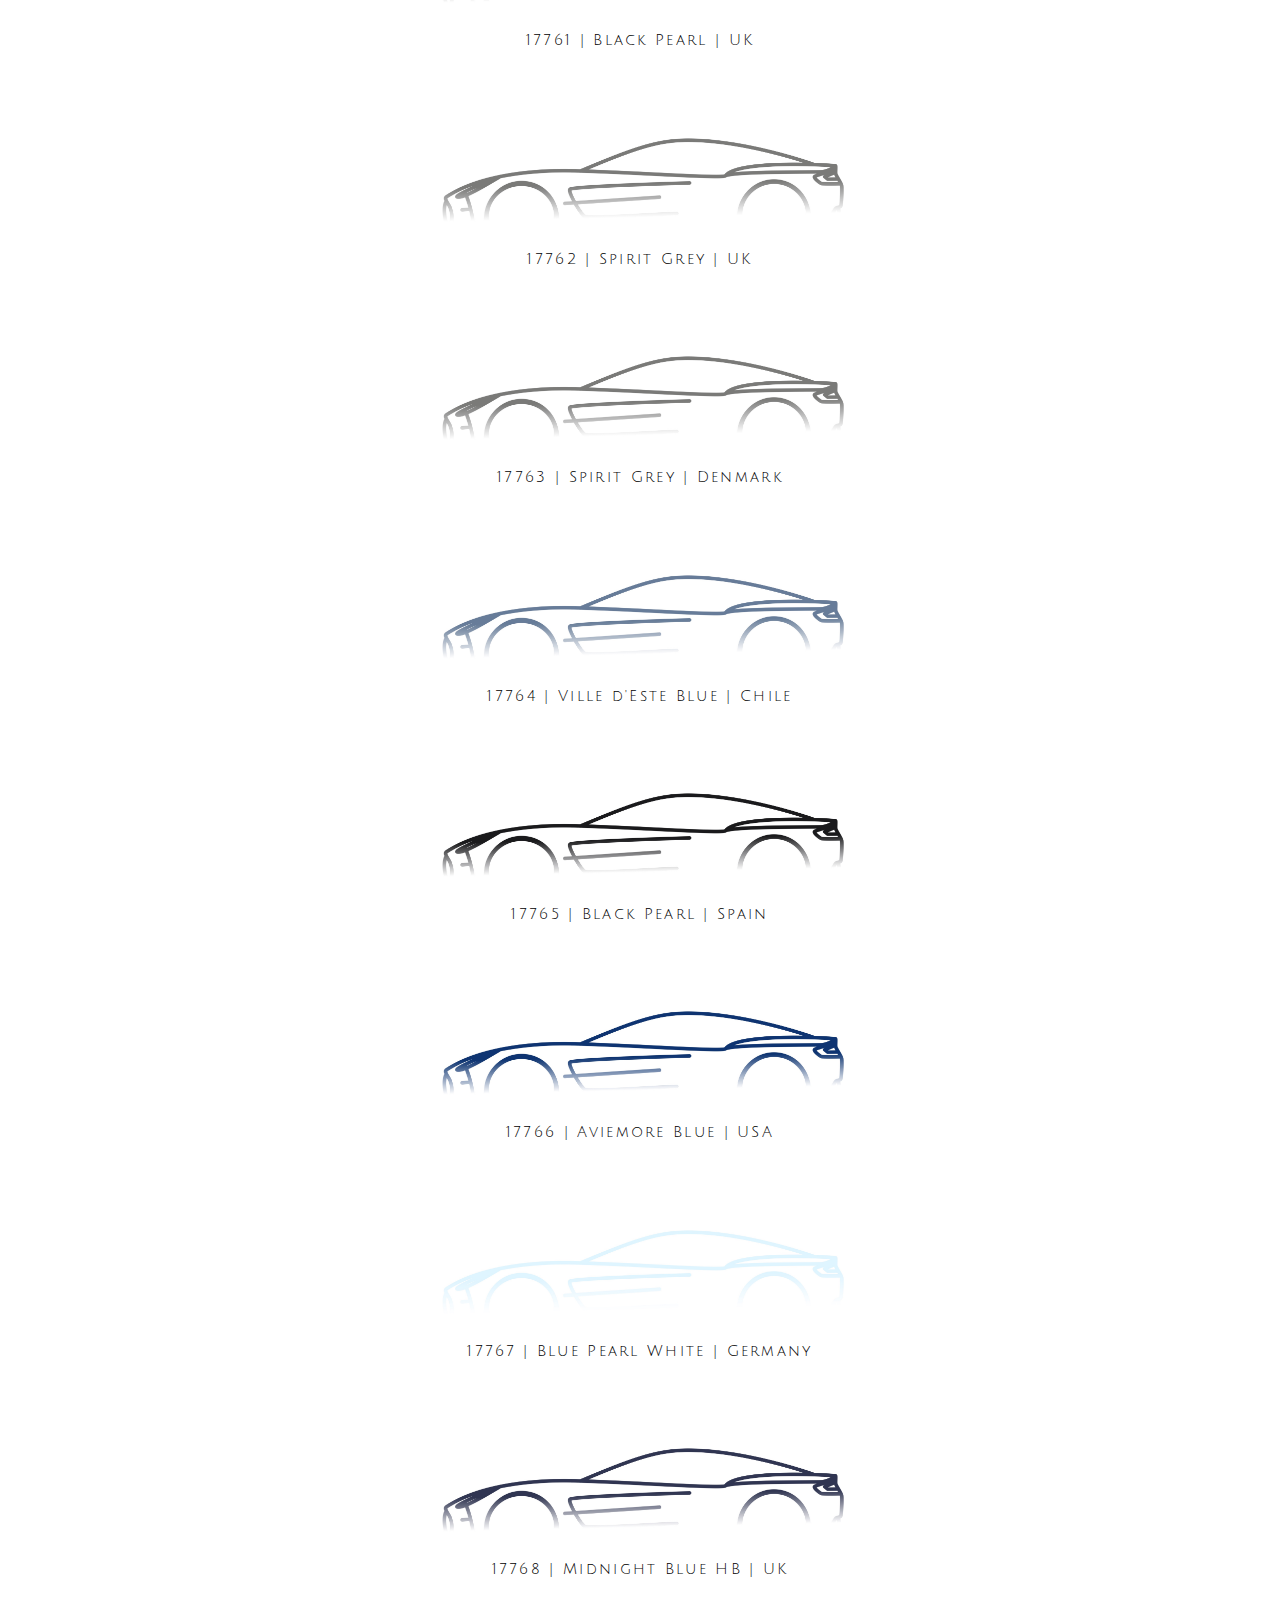
<file: one77registry.html>
﻿<!DOCTYPE html>
<html>
<head>
    <link href="astonmartinregistry.css" rel="stylesheet">
    <link rel="preconnect" href="https://fonts.gstatic.com">
    <link rel="preconnect" href="https://fonts.gstatic.com" crossorigin>
    <link href="https://fonts.googleapis.com/css2?family=Julius+Sans+One&family=Lato:wght@300&family=Marcellus+SC&display=swap" rel="stylesheet">
    <link href="https://fonts.googleapis.com/css2?family=Julius+Sans+One&family=Suranna&display=swap" rel="stylesheet">
    <link href="https://fonts.googleapis.com/css2?family=Montserrat:ital,wght@1,300&display=swap" rel="stylesheet">

    <meta charset="UTF-8">
    <meta name="viewport" content="width=device-width, initial-scale=1">
    <title>Aston Martin Registry</title>
</head>

<body>
    <nav>
        <div class="navigationbox">
            <ul>
                <li><div class="links"><a href="index.html">Home</a></div></li>
                <li><div class="links"><a href="valkyrieregistry.html">Valkyrie</a></div></li>
                <li><div class="links"><a href="https://www.instagram.com/astonmartinregistry/">Instagram</a></div></li>
            </ul>
        </div>
    </nav>

    <h3>ONE-77 REGISTRY</h3>

    <div class="valkyrieinfomation">
        <p>One-77's DNA: <a href="https://www2.cs.arizona.edu/icon/oddsends/phi.htm"> The Golden Ratio</a></p>
        
            
    </div>

    <div class="valkyriebigbox">
        <div class="one77chassis01p">
            <a href="#">
                <img class="valkimages" src="one77images/one77chassis44.JPG">
            </a>
            <p class="textundervalk">10701 | Satin Black | Switzerland</p>
            <br /><br />
        </div>
        <div class="one77chassis11p">
            <a href="#">
                <img class="valkimages" src="one77images/one77chassis01.JPG">
            </a>
            <p class="textundervalk">10703 | Bronze Pearl | Switzerland</p>
            <br /><br />
        </div>
        <div class="one77chassis11p">
            <a href="#">
                <img class="valkimages" src="one77images/blackpearl.JPG">
            </a>
            <p class="textundervalk">10710 | Black Pearl | Germany</p>
            <br /><br />
        </div>
        <div class="one77chassis11p">
            <a href="#">
                <img class="valkimages" src="one77images/one77chassis20.JPG">
            </a>
            <p class="textundervalk">10711 | Copper Pearl | USA</p>
            <br /><br />
        </div>
        <div class="one77chassis01">
            <a href="#">
                <img class="valkimages" src="one77images/one77chassis01.JPG">
            </a>
            <p class="textundervalk">17701 | Bronze Pearl | Switzerland</p>
            <br /><br />
        </div>
        <div class="one77chassis02">
            <a href="#">
                <img class="valkimages" src="one77images/whiteessence.JPG">
            </a>
            <p class="textundervalk">17702 | White Essence | Qatar</p>
            <br /><br />
        </div>
        <div class="one77chassis03">
            <a href="#">
                <img class="valkimages" src="one77images/spiritgrey.JPG">
            </a>
            <p class="textundervalk">17703 | Spirit Grey | Switzerland</p>
            <br /><br />
        </div>
        <div class="one77chassis04">
            <a href="#">
                <img class="valkimages" src="one77images/villadesteblue.JPG">
            </a>
            <p class="textundervalk">17704 | Ville d'Este Blue | UAE</p>
            <br /><br />
        </div>
        <div class="one77chassis05">
            <a href="#">
                <img class="valkimages" src="one77images/villadesteblue.JPG">
            </a>
            <p class="textundervalk">17705 | Ville d'Este Blue | UAE</p>
            <br /><br />
        </div>
        <div class="one77chassis06">
            <a href="#">
                <img class="valkimages" src="one77images/blackpearl.JPG">
            </a>
            <p class="textundervalk">17706 | Black Pearl | Germany</p>
            <br /><br />
        </div>
        <div class="one77chassis07">
            <a href="#">
                <img class="valkimages" src="one77images/one77chassis07.JPG">
            </a>
            <p class="textundervalk">17707 | NMS Royal Pink No.19 | Switzerland</p>
            <br /><br />
        </div>
        <div class="one77chassis08">
            <a href="#">
                <img class="valkimages" src="one77images/one77chassis08.JPG">
            </a>
            <p class="textundervalk">17708 | Bahrain Pearl | Bahrain</p>
            <br /><br />
        </div>
        <div class="one77chassis09">
            <img class="valkimages" src="one77images/one77chassis09.JPG">
            <div class="boxvalktext">
                <p class="textundervalk">17709 | Bridgewater Bronze | Spain</p>
            </div>
            <br /><br />
        </div>
        <div class="one77chassis10">
            <a href="#">
                <img class="valkimages" src="one77images/morningfrost.JPG">
            </a>
            <p class="textundervalk">17710 | Morning Frost | Mexico</p>
            <br /><br />
        </div>
        <div class="one77chassis11">
            <a href="#">
                <img class="valkimages" src="one77images/bluepearlwhite.JPG">
            </a>
            <p class="textundervalk">17711 | Blue Pearl White | Qatar</p>
            <br /><br />
        </div>
        <div class="one77chassis12">
            <a href="#">
                <img class="valkimages" src="one77images/villadesteblue.JPG">
            </a>
            <p class="textundervalk">17712 | Ville d'Este Blue | Monaco</p>
            <br /><br />
        </div>
        <div class="one77chassis13">
            <a href="#">
                <img class="valkimages" src="one77images/blackpearl.JPG">
            </a>
            <p class="textundervalk">17713 | Black Pearl | Monaco</p>
            <br /><br />
        </div>
        <div class="one77chassis14">
            <a href="#">
                <img class="valkimages" src="one77images/blackpearl.JPG">
            </a>
            <p class="textundervalk">17714 | Black Pearl | UK</p>
            <br /><br />
        </div>
        <div class="one77chassis15">
            <img class="valkimages" src="one77images/one77chassis09.JPG">
            <div class="boxvalktext">
                <p class="textundervalk">17715 | Bridgewater Bronze (Repainted) | Germany</p>
            </div>
            <br /><br />
        </div>
        <div class="one77chassis16">
            <a href="#">
                <img class="valkimages" src="one77images/spiritgrey.JPG">
            </a>
            <p class="textundervalk">17716 | Spirit Grey | Belgium</p>
            <br /><br />
        </div>
        <div class="one77chassis17">
            <a href="#">
                <img class="valkimages" src="one77images/greenpearl.JPG">
            </a>
            <p class="textundervalk">17717 | Green Pearl | Saudi Arabia</p>
            <br /><br />
        </div>
        <div class="one77chassis18">
            <a href="#">
                <img class="valkimages" src="one77images/bluepearlwhite.JPG">
            </a>
            <p class="textundervalk">17718 | Blue Pearl White | UK</p>
            <br /><br />
        </div>
        <div class="one77chassis19">
            <a href="#">
                <img class="valkimages" src="one77images/silverpearl.JPG">
            </a>
            <p class="textundervalk">17719 | Silver Pearl | UAE</p>
            <br /><br />
        </div>
        <div class="one77chassis20">
            <a href="#">
                <img class="valkimages" src="one77images/one77chassis20.JPG">
            </a>
            <p class="textundervalk">17720 | Copper Pearl | Germany</p>
            <br /><br />
        </div>
        <div class="one77chassis21">
            <a href="#">
                <img class="valkimages" src="one77images/bluepearlwhite.JPG">
            </a>
            <p class="textundervalk">17721 | Blue Pearl White | Russia</p>
            <br /><br />
        </div>
        <div class="one77chassis22">
            <a href="#">
                <img class="valkimages" src="one77images/one77chassis22.JPG">
            </a>
            <p class="textundervalk">17722 | Blue Moon Pearl | Germany</p>
            <br /><br />
        </div>
        <div class="one77chassis23">
            <a href="#">
                <img class="valkimages" src="one77images/goldpearl.JPG">
            </a>
            <p class="textundervalk">17723 | Gold Pearl | Switzerland</p>
            <br /><br />
        </div>
        <div class="one77chassis24">
            <a href="#">
                <img class="valkimages" src="one77images/one77chassis24.JPG">
            </a>
            <p class="textundervalk">17724 | Desert Pearl | Saudi Arabia</p>
            <br /><br />
        </div>
        <div class="one77chassis25">
            <a href="#">
                <img class="valkimages" src="one77images/one77chassis01.JPG">
            </a>
            <p class="textundervalk">17725 | Bronze Pearl | Switzerland</p>
            <br /><br />
        </div>
        <div class="one77chassis26">
            <a href="#">
                <img class="valkimages" src="one77images/spiritgrey.JPG">
            </a>
            <p class="textundervalk">17726 | Spirit Grey | Australia</p>
            <br /><br />
        </div>
        <div class="one77chassis27">
            <a href="#">
                <img class="valkimages" src="one77images/blackpearl.JPG">
            </a>
            <p class="textundervalk">17727 (Q-Series 1/7) | Black Pearl | Russia</p>
            <br /><br />
        </div>
        <div class="one77chassis28">
            <a href="#">
                <img class="valkimages" src="one77images/morningfrost.JPG">
            </a>
            <p class="textundervalk">17728 (Q-Series 6/7) | Morning Frost | UAE</p>
            <br /><br />
        </div>
        <div class="one77chassis29">
            <a href="#">
                <img class="valkimages" src="one77images/spiritgrey.JPG">
            </a>
            <p class="textundervalk">17729 (Q-Series 3/7) | Spirit Grey | UAE</p>
            <br /><br />
        </div>
        <div class="one77chassis30">
            <a href="#">
                <img class="valkimages" src="one77images/spiritgrey.JPG">
            </a>
            <p class="textundervalk">17730 (Q-Series 2/7) | Spirit Grey | UAE</p>
            <br /><br />
        </div>
        <div class="one77chassis31">
            <a href="#">
                <img class="valkimages" src="one77images/morningfrost.JPG">
            </a>
            <p class="textundervalk">17731 | Morning Frost | France</p>
            <br /><br />
        </div>
        <div class="one77chassis32">
            <a href="#">
                <img class="valkimages" src="one77images/morningfrost.JPG">
            </a>
            <p class="textundervalk">17732 (Q-Series 5/7) | Morning Frost | UAE</p>
            <br /><br />
        </div>
        <div class="one77chassis33">
            <a href="#">
                <img class="valkimages" src="one77images/spiritgrey.JPG">
            </a>
            <p class="textundervalk">17733 (Q-Series 4/7) | Spirit Grey | UAE</p>
            <br /><br />
        </div>
        <div class="one77chassis34">
            <a href="#">
                <img class="valkimages" src="one77images/blackpearl.JPG">
            </a>
            <p class="textundervalk">17734 (Q-Series 7/7) | Black Pearl | Switzerland</p>
            <br /><br />
        </div>
        <div class="one77chassis35">
            <a href="#">
                <img class="valkimages" src="one77images/one77chassis35.JPG">
            </a>
            <p class="textundervalk">17735 | Suffolk Red | Switzerland</p>
            <br /><br />
        </div>
        <div class="one77chassis36">
            <a href="#">
                <img class="valkimages" src="one77images/silverpearl.JPG">
            </a>
            <p class="textundervalk">17736 | Silver Pearl | USA</p>
            <br /><br />
        </div>
        <div class="one77chassis37">
            <a href="#">
                <img class="valkimages" src="one77images/bluepearlwhite.JPG">
            </a>
            <p class="textundervalk">17737 | Blue Pearl White | China</p>
            <br /><br />
        </div>
        <div class="one77chassis38">
            <a href="#">
                <img class="valkimages" src="one77images/blackpearl.JPG">
            </a>
            <p class="textundervalk">17738 | Black Pearl | UAE</p>
            <br /><br />
        </div>
        <div class="one77chassis39">
            <a href="#">
                <img class="valkimages" src="one77images/one77chassis39.JPG">
            </a>
            <p class="textundervalk">17739 | Stratus White HB | Japan</p>
            <br /><br />
        </div>
        <div class="one77chassis40">
            <a href="#">
                <img class="valkimages" src="one77images/blackpearl.JPG">
            </a>
            <p class="textundervalk">17740 | Black Pearl | Switzerland</p>
            <br /><br />
        </div>
        <div class="one77chassis41">
            <a href="#">
                <img class="valkimages" src="one77images/villadesteblue.JPG">
            </a>
            <p class="textundervalk">17741 | Ville d'Este Blue | Spain</p>
            <br /><br />
        </div>
        <div class="one77chassis42">
            <a href="#">
                <img class="valkimages" src="one77images/one77chassis42.JPG">
            </a>
            <p class="textundervalk">17742 | Jenna Blue | USA</p>
            <br /><br />
        </div>
        <div class="one77chassis43">
            <a href="#">
                <img class="valkimages" src="one77images/one77chassis52.JPG">
            </a>
            <p class="textundervalk">17743 | Cunningham Blue | UK</p>
            <br /><br />
        </div>
        <div class="one77chassis44">
            <a href="#">
                <img class="valkimages" src="one77images/one77chassis44.JPG">
            </a>
            <p class="textundervalk">17744 | Bergwerk Black | France</p>
            <br /><br />
        </div>
        <div class="one77chassis45">
            <a href="#">
                <img class="valkimages" src="one77images/one77chassis45.JPG">
            </a>
            <p class="textundervalk">17745 | Dark Bronze Pearl | Belgium</p>
            <br /><br />
        </div>
        <div class="one77chassis46">
            <a href="#">
                <img class="valkimages" src="one77images/one77chassis46.PNG">
            </a>
            <p class="textundervalk">17746 | Jet Black HB | Hong Kong</p>
            <br /><br />
        </div>
        <div class="one77chassis47">
            <a href="#">
                <img class="valkimages" src="one77images/one77chassis47.JPG">
            </a>
            <p class="textundervalk">17747 | Power Red | Germany</p>
            <br /><br />
        </div>
        <div class="one77chassis48">
            <a href="#">
                <img class="valkimages" src="one77images/silverpearl.JPG">
            </a>
            <p class="textundervalk">17748 | Silver Pearl | China</p>
            <br /><br />
        </div>
        <div class="one77chassis49">
            <a href="#">
                <img class="valkimages" src="one77images/one77chassis46.PNG">
            </a>
            <p class="textundervalk">17749 | Onyx Black HB | UK</p>
            <br /><br />
        </div>
        <div class="one77chassis50">
            <a href="#">
                <img class="valkimages" src="one77images/bluepearlwhite.JPG">
            </a>
            <p class="textundervalk">17750 | Blue Pearl White | Switzerland</p>
            <br /><br />
        </div>
        <div class="one77chassis51">
            <a href="#">
                <img class="valkimages" src="one77images/blackpearl.JPG">
            </a>
            <p class="textundervalk">17751 | Black Pearl | Switzerland</p>
            <br /><br />
        </div>
        <div class="one77chassis52">
            <a href="#">
                <img class="valkimages" src="one77images/one77chassis52.JPG">
            </a>
            <p class="textundervalk">17752 | Mako Blue | China</p>
            <br /><br />
        </div>
        <div class="one77chassis53">
            <a href="#">
                <img class="valkimages" src="one77images/silverpearl.JPG">
            </a>
            <p class="textundervalk">17753 | Silver Pearl | UK</p>
            <br /><br />
        </div>
        <div class="one77chassis54">
            <a href="#">
                <img class="valkimages" src="one77images/whiteessence.JPG">
            </a>
            <p class="textundervalk">17754 | White Essence | UK</p>
            <br /><br />
        </div>
        <div class="one77chassis55">
            <a href="#">
                <img class="valkimages" src="one77images/bluepearlwhite.JPG">
            </a>
            <p class="textundervalk">17755 | Blue Pearl White | UAE</p>
            <br /><br />
        </div>
        <div class="one77chassis56">
            <a href="#">
                <img class="valkimages" src="one77images/whiteessence.JPG">
            </a>
            <p class="textundervalk">17756 | Olympic White | USA</p>
            <br /><br />
        </div>
        <div class="one77chassis57">
            <a href="#">
                <img class="valkimages" src="one77images/one77chassis57.JPG">
            </a>
            <p class="textundervalk">17757 | Arizona Bronze | Switzerland</p>
            <br /><br />
        </div>
        <div class="one77chassis58">
            <a href="#">
                <img class="valkimages" src="one77images/spiritgrey.JPG">
            </a>
            <p class="textundervalk">17758 | Spirit Grey | Switzerland</p>
            <br /><br />
        </div>

        <div class="one77chassis59">
            <a href="#">
                <img class="valkimages" src="one77images/whiteessence.JPG">
            </a>
            <p class="textundervalk">17759 | White Essence | UAE</p>
            <br /><br />
        </div>
        <div class="one77chassis60">
            <a href="#">
                <img class="valkimages" src="one77images/spiritgrey.JPG">
            </a>
            <p class="textundervalk">17760 | Spirit Grey | Switzerland</p>
            <br /><br />
        </div>
        <div class="one77chassis61">
            <a href="#">
                <img class="valkimages" src="one77images/blackpearl.JPG">
            </a>
            <p class="textundervalk">17761 | Black Pearl | UK</p>
            <br /><br />
        </div>
        <div class="one77chassis62">
            <a href="#">
                <img class="valkimages" src="one77images/spiritgrey.JPG">
            </a>
            <p class="textundervalk">17762 | Spirit Grey | UK</p>
            <br /><br />
        </div>
        <div class="one77chassis63">
            <a href="#">
                <img class="valkimages" src="one77images/spiritgrey.JPG">
            </a>
            <p class="textundervalk">17763 | Spirit Grey | Denmark</p>
            <br /><br />
        </div>
        <div class="one77chassis64">
            <a href="#">
                <img class="valkimages" src="one77images/villadesteblue.JPG">
            </a>
            <p class="textundervalk">17764 | Ville d'Este Blue | Chile</p>
            <br /><br />
        </div>
        <div class="one77chassis65">
            <a href="#">
                <img class="valkimages" src="one77images/blackpearl.JPG">
            </a>
            <p class="textundervalk">17765 | Black Pearl | Spain</p>
            <br /><br />
        </div>
        <div class="one77chassis66">
            <img class="valkimages" src="one77images/one77chassis66.JPG">
            <p class="textundervalk">17766 | Aviemore Blue | USA</p>
            <br /><br />
        </div>
        <div class="one77chassis67">
            <a href="#">
                <img class="valkimages" src="one77images/bluepearlwhite.JPG">
            </a>
            <p class="textundervalk">17767 | Blue Pearl White | Germany</p>
            <br /><br />
        </div>
        <div class="one77chassis68">
            <a href="#">
                <img class="valkimages" src="one77images/one77chassis68.JPG">
            </a>
            <p class="textundervalk">17768 | Midnight Blue HB | UK</p>
            <br /><br />
        </div>
        <div class="one77chassis69">
            <a href="#">
                <img class="valkimages" src="one77images/whiteessence.JPG">
            </a>
            <p class="textundervalk">17769 | Bentley Silk White | Qatar</p>
            <br /><br />
        </div>
        <div class="one77chassis70">
            <a href="#">
                <img class="valkimages" src="one77images/blackpearl.JPG">
            </a>
            <p class="textundervalk">17770 | Black Pearl | UK</p>
            <br /><br />
        </div>
        <div class="one77chassis71">
            <a href="#">
                <img class="valkimages" src="one77images/one77chassis71.JPG">
            </a>
            <p class="textundervalk">17771 | Angary Bronze | Switzerland</p>
            <br /><br />
        </div>
        <div class="one77chassis72">
            <a href="#">
                <img class="valkimages" src="one77images/one77chassis72.JPG">
            </a>
            <p class="textundervalk">17772 | Magma Red | UK</p>
            <br /><br />
        </div>
        <div class="one77chassis73">
            <a href="#">
                <img class="valkimages" src="one77images/villadesteblue.JPG">
            </a>
            <p class="textundervalk">17773 | Ville d'Este Blue | Japan</p>
            <br /><br />
        </div>
        <div class="one77chassis74">
            <a href="#">
                <img class="valkimages" src="one77images/goldpearl.JPG">
            </a>
            <p class="textundervalk">17774 | Gold Pearl | Switzerland</p>
            <br /><br />
        </div>
        <div class="one77chassis75">
            <a href="#">
                <img class="valkimages" src="one77images/bluepearlwhite.JPG">
            </a>
            <p class="textundervalk">17775 | Blue Pearl White | UAE</p>
            <br /><br />
        </div>
        <div class="one77chassis76">
            <a href="#">
                <img class="valkimages" src="one77images/one77chassis76.JPG">
            </a>
            <p class="textundervalk">17776 | Braemar Blue | UK</p>
            <br /><br />
        </div>
        <div class="one77chassis77">
            <a href="#">
                <img class="valkimages" src="one77images/greenpearl.JPG">
            </a>
            <p class="textundervalk">17777 | Green Pearl | Russia</p>
            <br /><br />
        </div>


    </div>



</body>



</html>
</file>
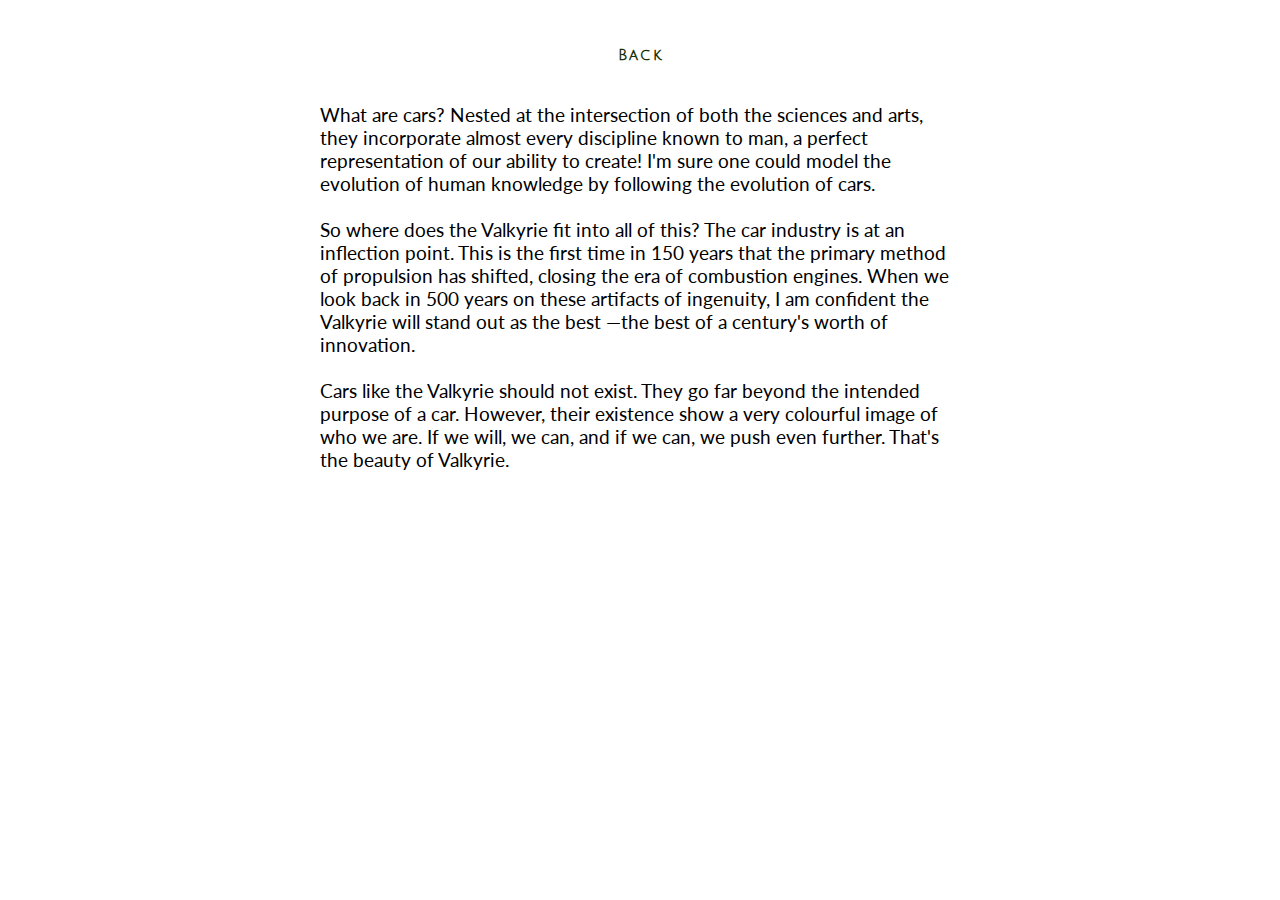
<file: valkyriemanifesto.html>
﻿<!DOCTYPE html>
<!DOCTYPE html>
<html>

<head>
    <link href="astonmartinregistry.css" rel="stylesheet">
    <link rel="preconnect" href="https://fonts.gstatic.com">
    <link rel="preconnect" href="https://fonts.gstatic.com" crossorigin>
    <link href="https://fonts.googleapis.com/css2?family=Julius+Sans+One&family=Lato:wght@300&family=Marcellus+SC&display=swap" rel="stylesheet">
    <link href="https://fonts.googleapis.com/css2?family=Julius+Sans+One&family=Suranna&display=swap" rel="stylesheet">
    <link href="https://fonts.googleapis.com/css2?family=Montserrat:ital,wght@1,300&display=swap" rel="stylesheet">


    <meta charset="UTF-8">
    <meta name="viewport" content="width=device-width, initial-scale=1">
    <title>Aston Martin Registry</title>
</head>

<body>
    <nav>
        <div class="navigationbox">
            <ul>
                <li><div class="links"><a href="valkyrieregistry.html">Back</a></div></li>
            </ul>
        </div>
    </nav>

    <div class="manifestobox">
        <p> What are cars? Nested at the intersection of both the sciences and arts, they incorporate almost every discipline known to man, a perfect representation of our ability to create! I'm sure one could model the evolution of human knowledge by following the evolution of cars.</p>
        <br />
        <p> So where does the Valkyrie fit into all of this? The car industry is at an inflection point. This is the first time in 150 years that the primary method of propulsion has shifted, closing the era of combustion engines. When we look back in 500 years on these artifacts of ingenuity, I am confident the Valkyrie will stand out as the best —the best of a century's worth of innovation.</p>
        <br />
        <p> Cars like the Valkyrie should not exist. They go far beyond the intended purpose of a car. However, their existence show a very colourful image of who we are. If we will, we can, and if we can, we push even further. That's the beauty of Valkyrie.</p>
    </div>
</body>


</html>
</file>
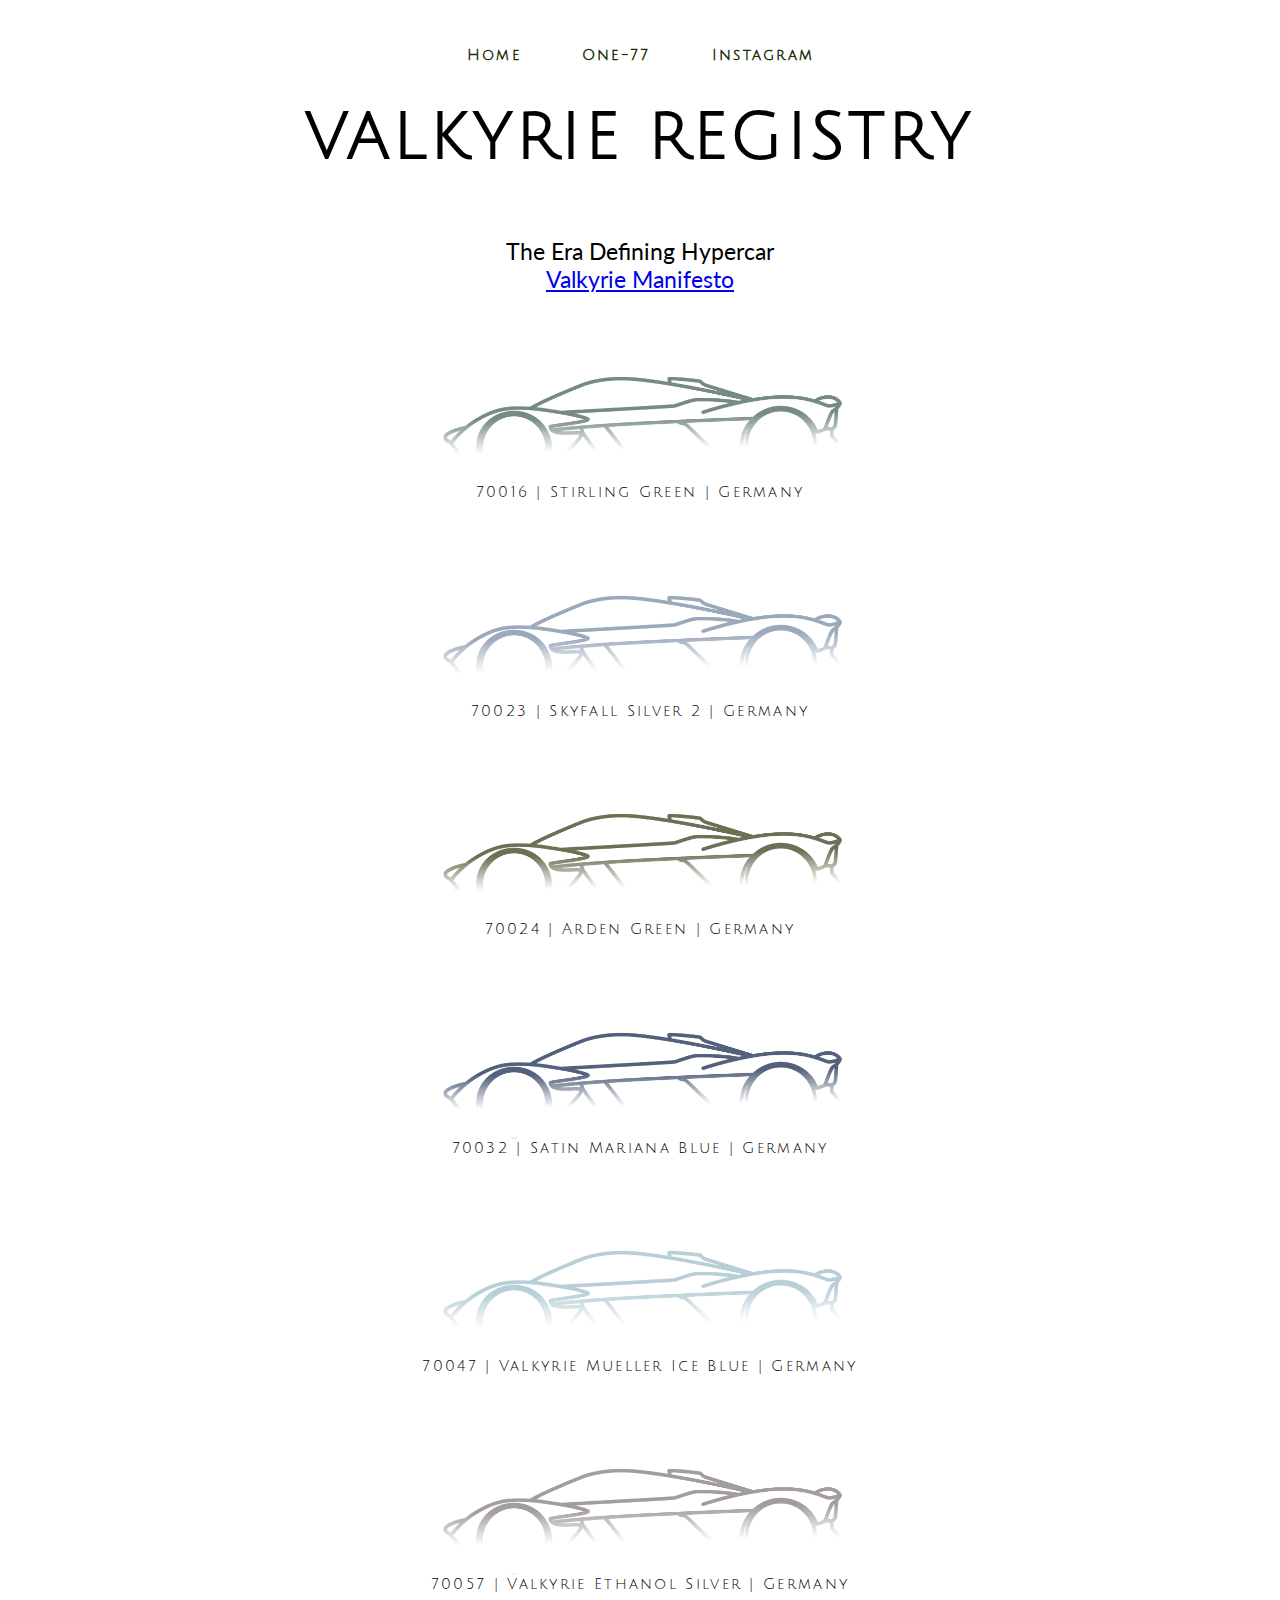
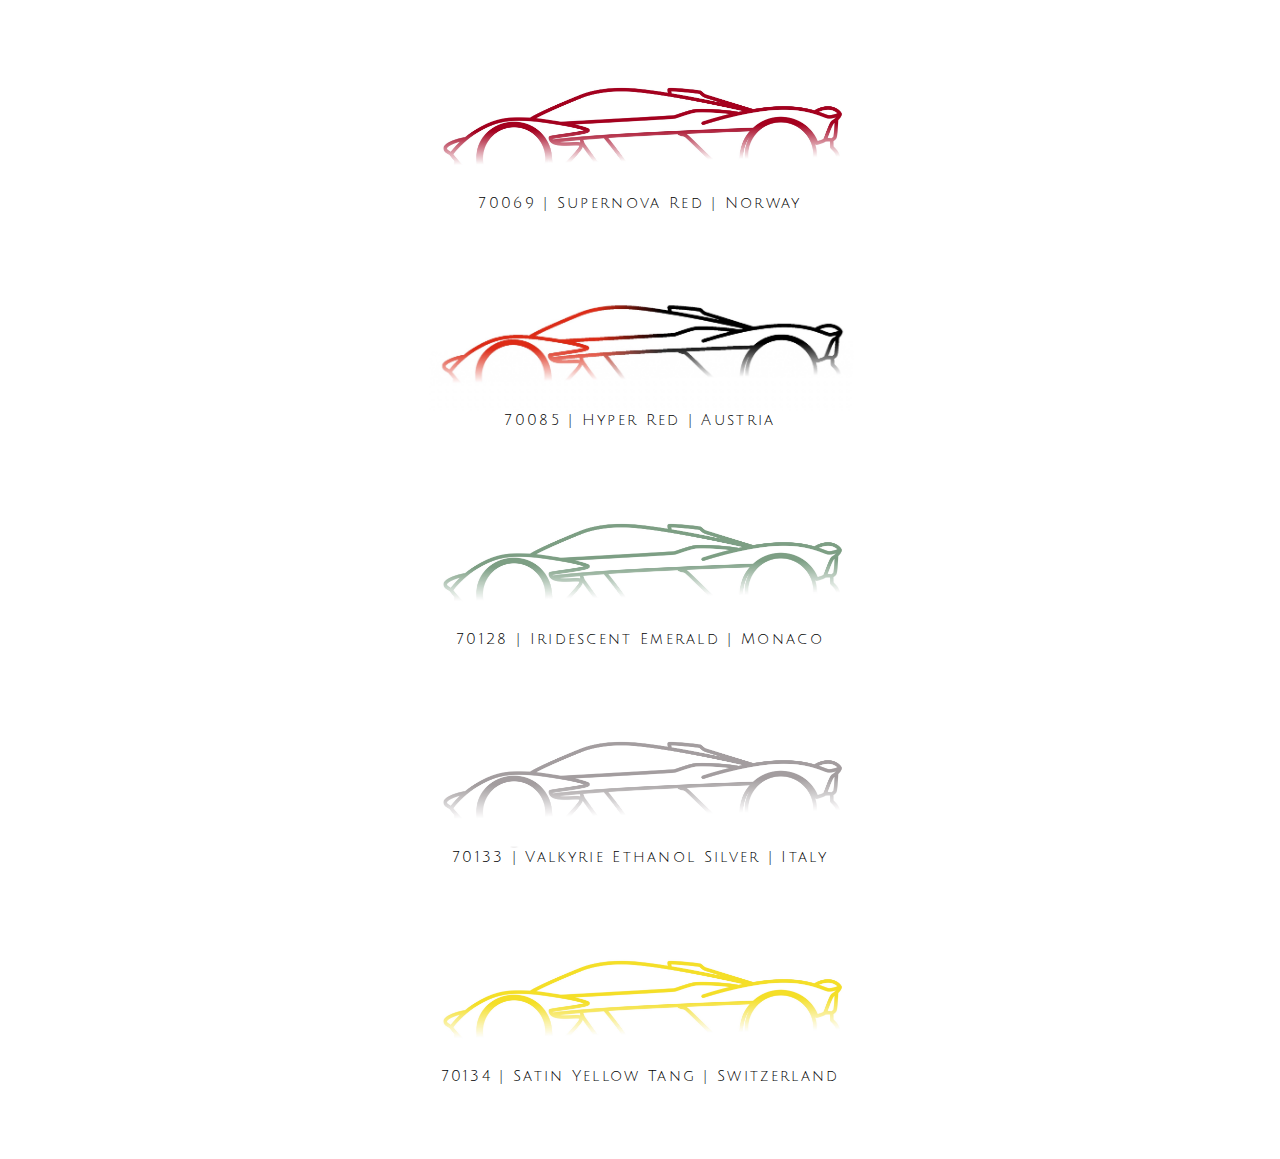
<file: valkyrieregistry.html>
﻿<!DOCTYPE html>
<html>
<head>
    <link href="astonmartinregistry.css" rel="stylesheet">
    <link rel="preconnect" href="https://fonts.gstatic.com">
    <link rel="preconnect" href="https://fonts.gstatic.com" crossorigin>
    <link href="https://fonts.googleapis.com/css2?family=Julius+Sans+One&family=Lato:wght@300&family=Marcellus+SC&display=swap" rel="stylesheet">
    <link href="https://fonts.googleapis.com/css2?family=Julius+Sans+One&family=Suranna&display=swap" rel="stylesheet">
    <link href="https://fonts.googleapis.com/css2?family=Montserrat:ital,wght@1,300&display=swap" rel="stylesheet">

    <meta charset="UTF-8">
    <meta name="viewport" content="width=device-width, initial-scale=1">
    <title>Aston Martin Registry</title>
</head>

    <body>
        <nav>
            <div class="navigationbox">
                <ul>
                    <li><div class="links"><a href="index.html">Home</a></div></li>
                    <li><div class="links"><a href="one77registry.html">One-77</a></div></li>
                    <li><div class="links"><a href="https://www.instagram.com/astonmartinregistry/">Instagram</a></div></li>
                    
                </ul>
            </div>
        </nav>
        
        <h3>VALKYRIE REGISTRY</h3>
            
        <div class="valkyrieinfomation">
            <p>The Era Defining Hypercar</p>
            <p class="fillright"><a href="valkyriemanifesto.html">Valkyrie Manifesto</a></p>
        </div>
        
        <div class="valkyriebigbox">
            <div class="valkyrie016">
                <img class="valkimages" src="valkyrieimages/chassis016.JPG">
                <div class="boxvalktext">
                    <p class="textundervalk">70016 | Stirling Green | Germany</p>
                </div>
                <br /><br />
            </div>
            <div class="valkyrie023">
                <a href="#">
                    <img class="valkimages" src="valkyrieimages/chassis023.JPG">
                </a>
                <p class="textundervalk">70023 | Skyfall Silver 2 | Germany</p>
                <br /><br />
            </div>
            <div class="valkyrie024">
                <a href="#">
                    <img class="valkimages" src="valkyrieimages/ardengreen.JPG">
                </a>
                <p class="textundervalk">70024 | Arden Green | Germany</p>
                <br /><br />
            </div>
            <div class="valkyrie032">
                <img class="valkimages" src="valkyrieimages/chassis032.JPG">
                <p class="textundervalk">70032 | Satin Mariana Blue | Germany</p>
                <br /><br />
            </div>
            <div class="valkyrie047">
                <a href="#">
                    <img class="valkimages" src="valkyrieimages/chassis047.JPG">
                </a>
                <p class="textundervalk">70047 | Valkyrie Mueller Ice Blue | Germany</p>
                <br /><br />
            </div>
            <div class="valkyrie057">
                <a href="https://www.instagram.com/p/CZerk92OurU/?utm_source=ig_web_copy_link">
                    <img class="valkimages" src="valkyrieimages/chassis057.JPG">
                </a>
                <p class="textundervalk">70057 | Valkyrie Ethanol Silver | Germany</p>
                <br /><br />
            </div>
            <div class="valkyrie069">
                <a href="#">
                    <img class="valkimages" src="valkyrieimages/chassis069.JPG">
                </a>
                <p class="textundervalk">70069 | Supernova Red | Norway</p>
                <br /><br />
            </div>
            <div class="valkyrie085">
                <a href="https://www.instagram.com/p/CZYK54dMKdT/?utm_source=ig_web_copy_link">
                    <img class="valkimages" src="valkyrieimages/chassis085.PNG">
                </a>
                <p class="textundervalk">70085 | Hyper Red | Austria</p>
                <br /><br />
            </div>
            <div class="valkyrie128">
                <a href="#">
                    <img class="valkimages" src="valkyrieimages/chassis128.JPG">
                </a>
                <p class="textundervalk">70128 | Iridescent Emerald | Monaco</p>
                <br /><br />
            </div>
            <div class="valkyrie133">
                <a href="#">
                    <img class="valkimages" src="valkyrieimages/chassis057.JPG">
                </a>
                <p class="textundervalk">70133 | Valkyrie Ethanol Silver | Italy</p>
                <br /><br />
            </div>
            <div class="valkyrie134">
                <a href="#">
                    <img class="valkimages" src="valkyrieimages/chassis134.JPG">
                </a>
                <p class="textundervalk">70134 | Satin Yellow Tang | Switzerland</p>
                <br /><br />
            </div>
        </div>
        
        

    </body>



</html>
</file>
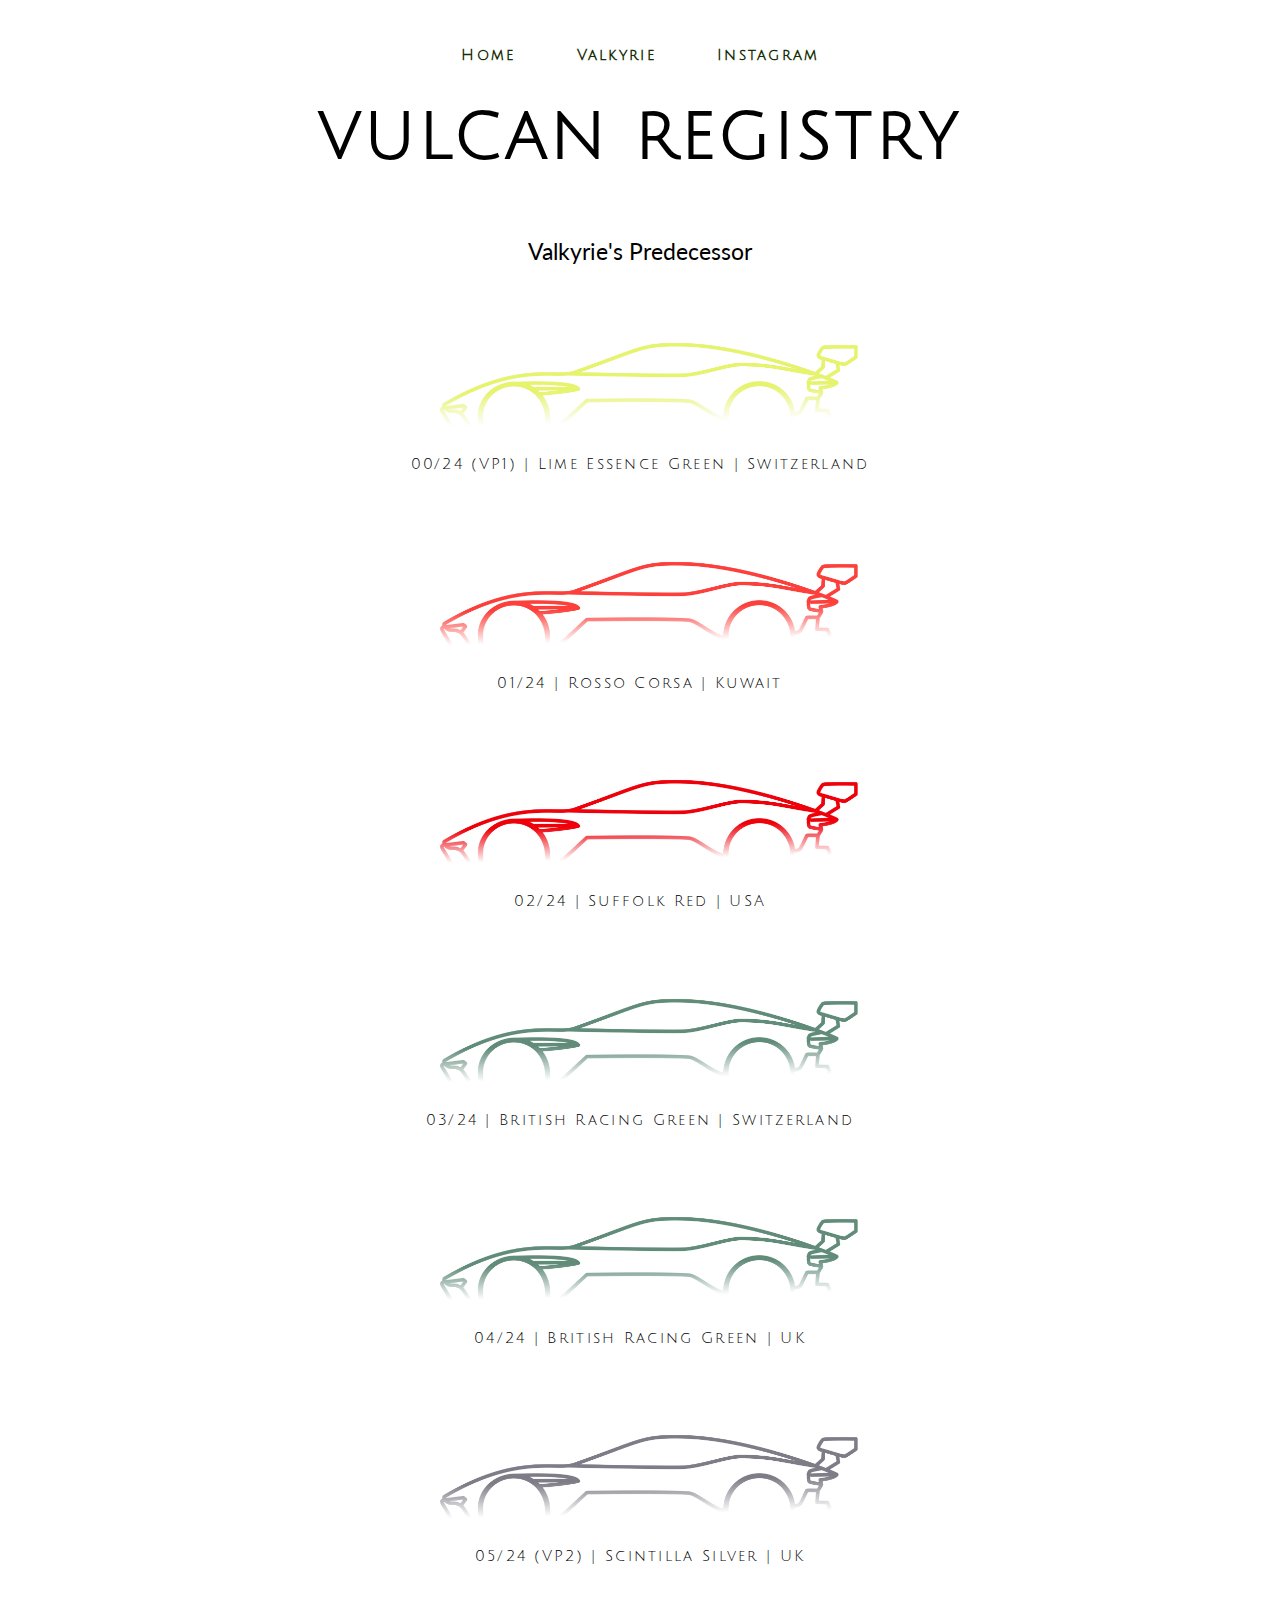
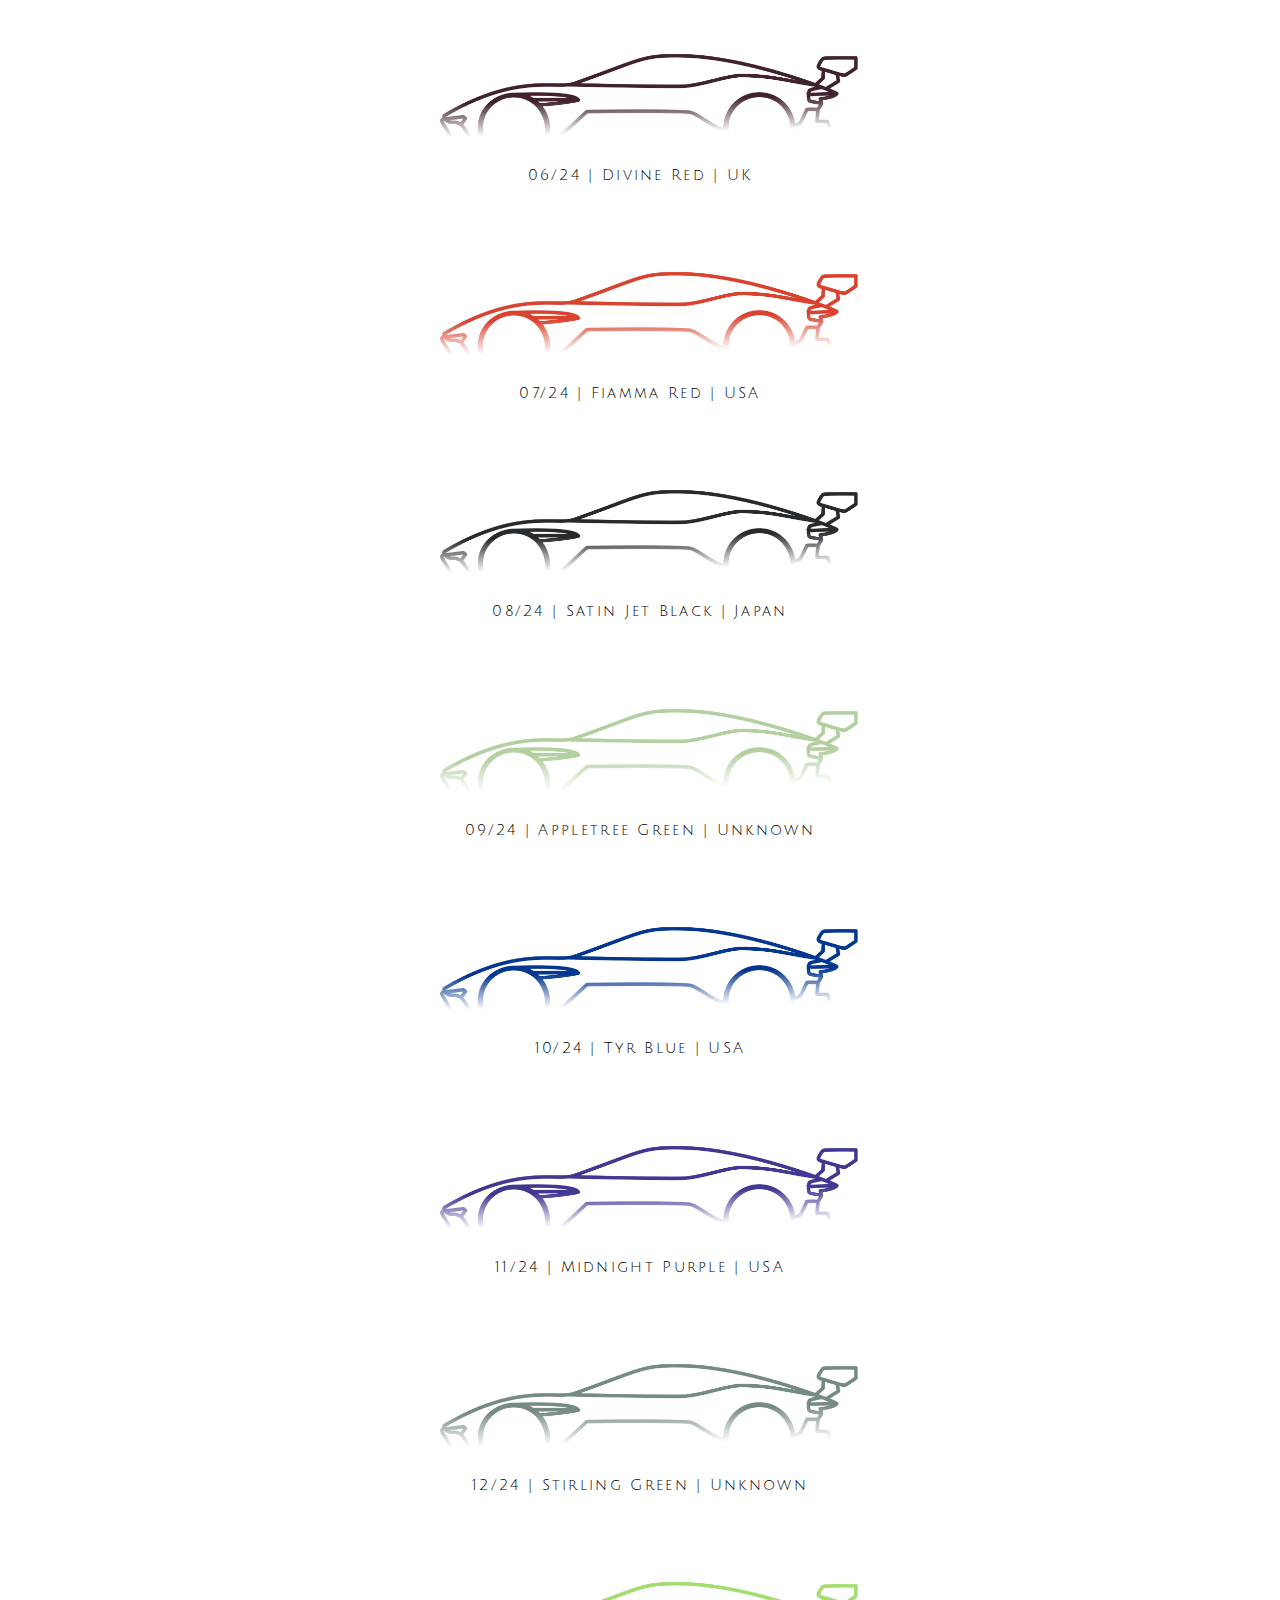
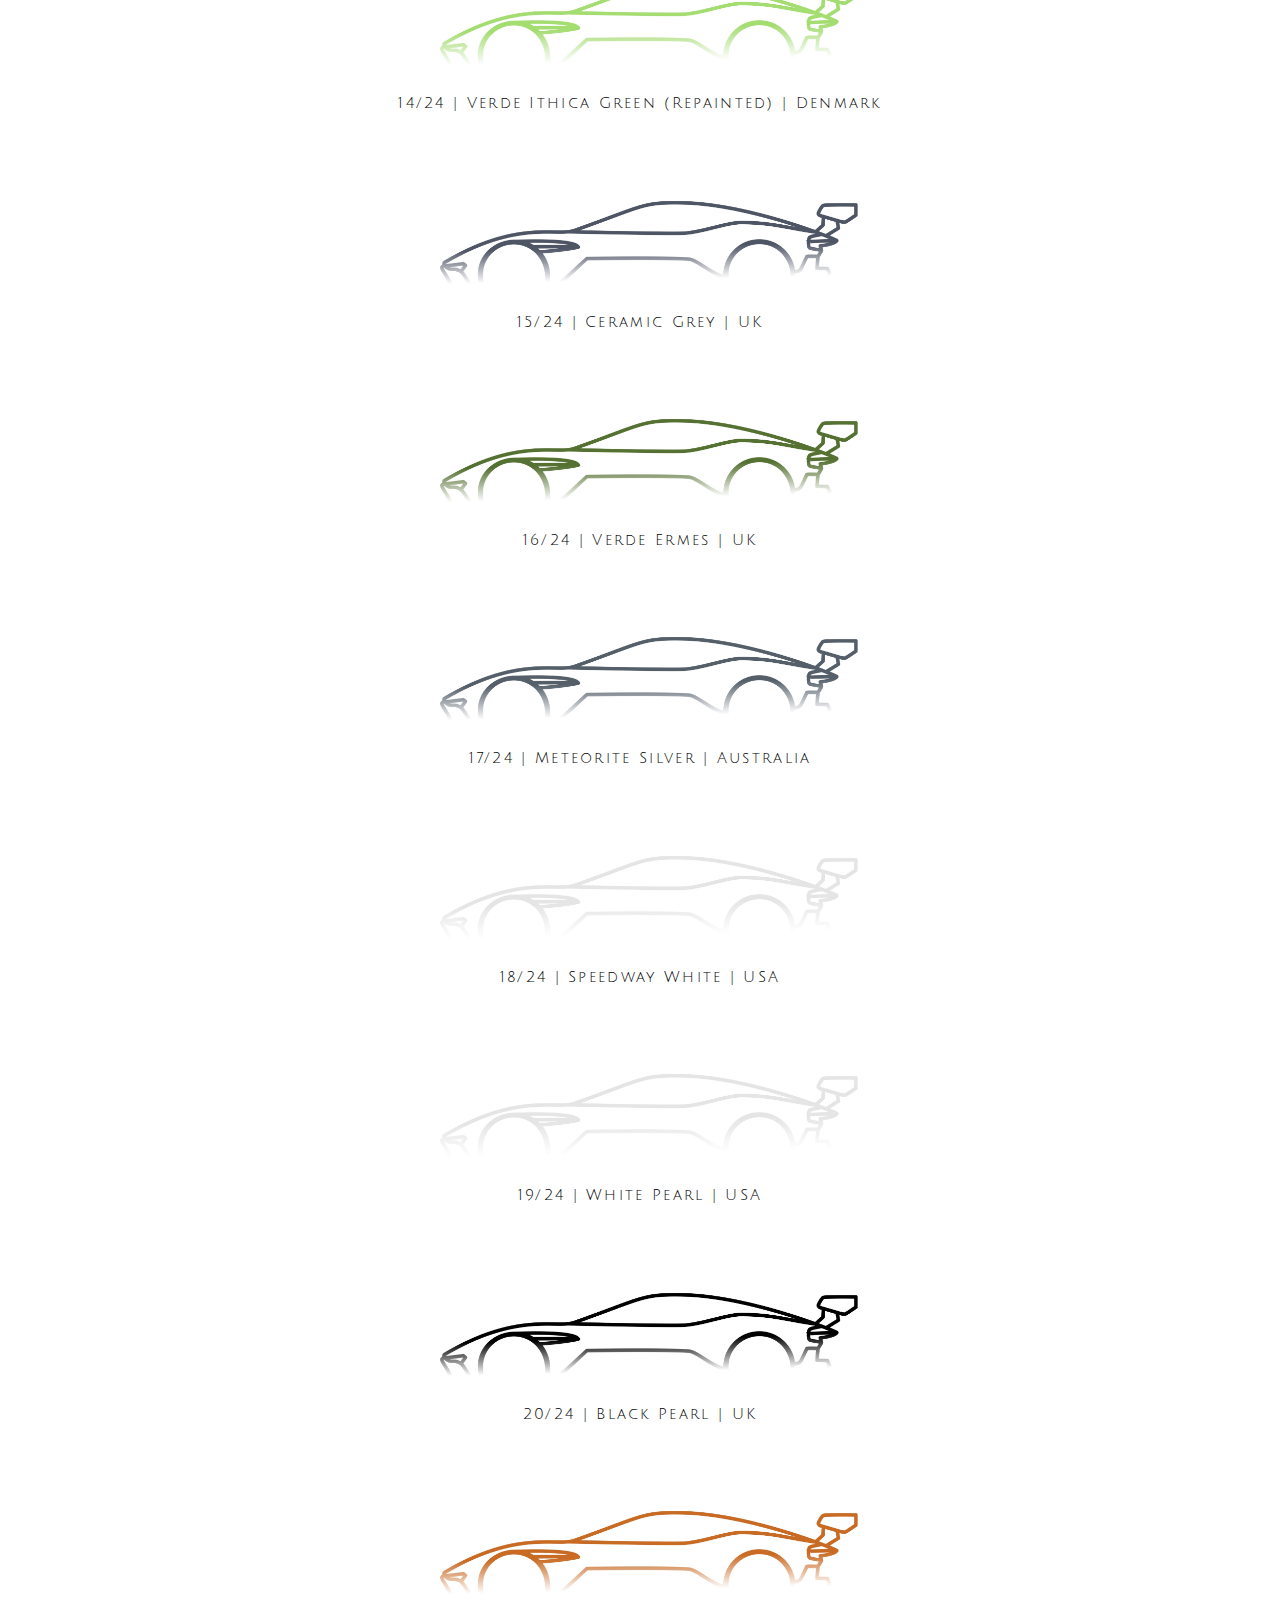
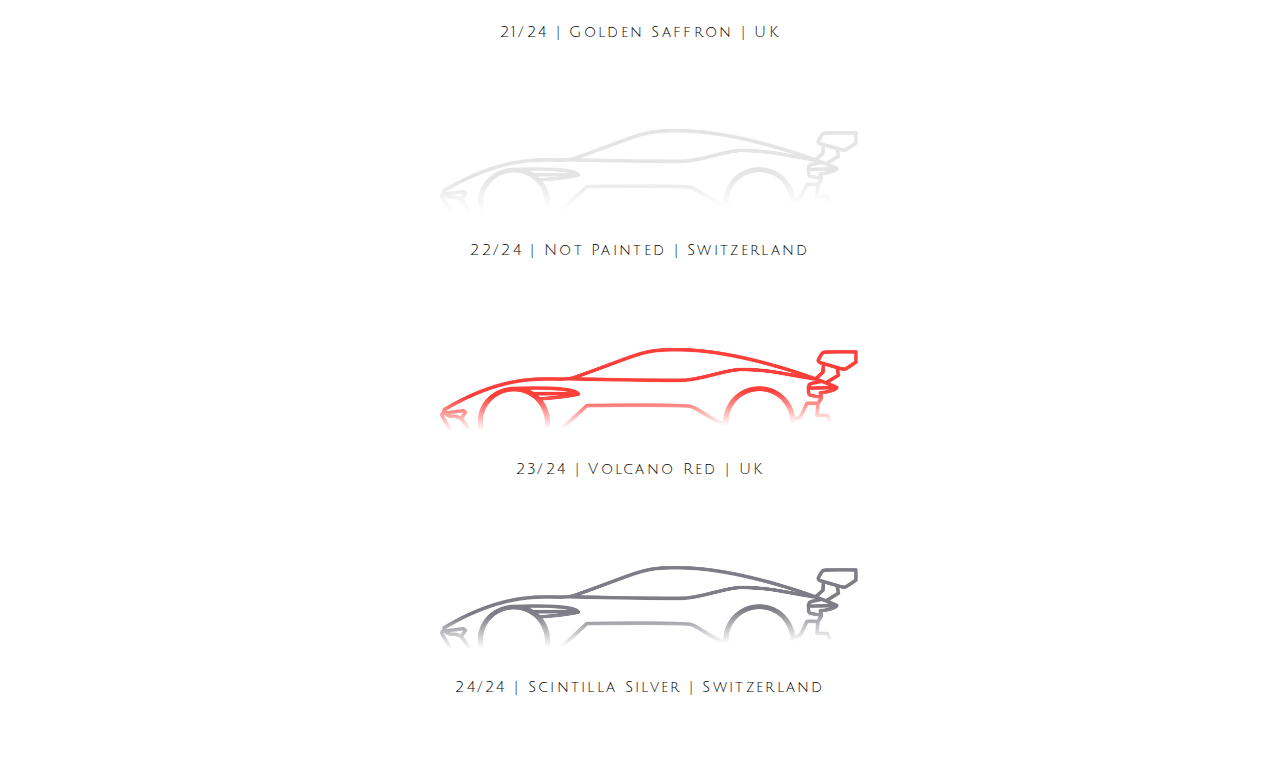
<file: vulcanregistry.html>
﻿<!DOCTYPE html>
<html>
<head>
    <link href="astonmartinregistry.css" rel="stylesheet">
    <link rel="preconnect" href="https://fonts.gstatic.com">
    <link rel="preconnect" href="https://fonts.gstatic.com" crossorigin>
    <link href="https://fonts.googleapis.com/css2?family=Julius+Sans+One&family=Lato:wght@300&family=Marcellus+SC&display=swap" rel="stylesheet">
    <link href="https://fonts.googleapis.com/css2?family=Julius+Sans+One&family=Suranna&display=swap" rel="stylesheet">
    <link href="https://fonts.googleapis.com/css2?family=Montserrat:ital,wght@1,300&display=swap" rel="stylesheet">

    <meta charset="UTF-8">
    <meta name="viewport" content="width=device-width, initial-scale=1">
    <title>Aston Martin Registry</title>
</head>

<body>
    <nav>
        <div class="navigationbox">
            <ul>
                <li><div class="links"><a href="index.html">Home</a></div></li>
                <li><div class="links"><a href="valkyrieregistry.html">Valkyrie</a></div></li>
                <li><div class="links"><a href="https://www.instagram.com/astonmartinregistry/">Instagram</a></div></li>
            </ul>
        </div>
    </nav>

    <h3>VULCAN REGISTRY</h3>

    <div class="valkyrieinfomation">
        <p>Valkyrie's Predecessor</p>
    </div>

    <div class="valkyriebigbox">

        <div class="vulcan00">
            <a href="#">
                <img class="valkimages" src="vulcanimages/vulcan00.JPG">
            </a>
            <p class="textundervalk">00/24 (VP1) | Lime Essence Green | Switzerland</p>
            <br /><br />
        </div>
        <div class="vulcan01">
            <a href="#">
                <img class="valkimages" src="vulcanimages/vulcan01.JPG">
            </a>
            <p class="textundervalk">01/24 | Rosso Corsa | Kuwait</p>
            <br /><br />
        </div>
        <div class="vulcan02">
            <a href="#">
                <img class="valkimages" src="vulcanimages/vulcan02.JPG">
            </a>
            <p class="textundervalk">02/24 | Suffolk Red | USA</p>
            <br /><br />
        </div>
        <div class="vulcan03">
            <a href="#">
                <img class="valkimages" src="vulcanimages/vulcan03.JPG">
            </a>
            <p class="textundervalk">03/24 | British Racing Green | Switzerland</p>
            <br /><br />
        </div>
        <div class="vulcan04">
            <a href="#">
                <img class="valkimages" src="vulcanimages/vulcan03.JPG">
            </a>
            <p class="textundervalk">04/24 | British Racing Green | UK</p>
            <br /><br />
        </div>

        <div class="vulcan05">
            <a href="#">
                <img class="valkimages" src="vulcanimages/vulcan24.JPG">
            </a>
            <p class="textundervalk">05/24 (VP2) | Scintilla Silver | UK</p>
            <br /><br />
        </div>

        <div class="vulcan06">
            <a href="#">
                <img class="valkimages" src="vulcanimages/vulcan06.JPG">
            </a>
            <p class="textundervalk">06/24 | Divine Red | UK</p>
            <br /><br />
        </div>
        <div class="vulcan07">
            <a href="#">
                <img class="valkimages" src="vulcanimages/vulcan07.JPG">
            </a>
            <p class="textundervalk">07/24 | Fiamma Red | USA</p>
            <br /><br />
        </div>
        <div class="vulcan08">
            <a href="#">
                <img class="valkimages" src="vulcanimages/vulcan08.JPG">
            </a>
            <p class="textundervalk">08/24 | Satin Jet Black | Japan</p>
            <br /><br />
        </div>
        <div class="vulcan09">
            <a href="#">
                <img class="valkimages" src="vulcanimages/vulcan09.JPG">
            </a>
            <p class="textundervalk">09/24 | Appletree Green | Unknown</p>
            <br /><br />
        </div>
        <div class="vulcan10">
            <a href="#">
                <img class="valkimages" src="vulcanimages/vulcan10.JPG">
            </a>
            <p class="textundervalk">10/24 | Tyr Blue | USA</p>
            <br /><br />
        </div>
        <div class="vulcan11">
            <a href="#">
                <img class="valkimages" src="vulcanimages/vulcan11.JPG">
            </a>
            <p class="textundervalk">11/24 | Midnight Purple | USA</p>
            <br /><br />
        </div>
        <div class="vulcan12">
            <a href="#">
                <img class="valkimages" src="vulcanimages/vulcan12.JPG">
            </a>
            <p class="textundervalk">12/24 | Stirling Green | Unknown</p>
            <br /><br />
        </div>
        <div class="vulcan14">
            <a href="#">
                <img class="valkimages" src="vulcanimages/vulcan14.JPG">
            </a>
            <p class="textundervalk">14/24 | Verde Ithica Green (Repainted) | Denmark</p>
            <br /><br />
        </div>
        <div class="vulcan15">
            <a href="#">
                <img class="valkimages" src="vulcanimages/vulcan15.JPG">
            </a>
            <p class="textundervalk">15/24 | Ceramic Grey | UK</p>
            <br /><br />
        </div>
        <div class="vulcan16">
            <a href="#">
                <img class="valkimages" src="vulcanimages/vulcan16.JPG">
            </a>
            <p class="textundervalk">16/24 | Verde Ermes | UK</p>
            <br /><br />
        </div>
        <div class="vulcan17">
            <a href="#">
                <img class="valkimages" src="vulcanimages/vulcan17.JPG">
            </a>
            <p class="textundervalk">17/24 | Meteorite Silver | Australia</p>
            <br /><br />
        </div>
        <div class="vulcan18">
            <a href="#">
                <img class="valkimages" src="vulcanimages/whitevulcan.JPG">
            </a>
            <p class="textundervalk">18/24 | Speedway White | USA</p>
            <br /><br />
        </div>
        <div class="vulcan19">
            <a href="#">
                <img class="valkimages" src="vulcanimages/whitevulcan.JPG">
            </a>
            <p class="textundervalk">19/24 | White Pearl | USA</p>
            <br /><br />
        </div>
        <div class="vulcan20">
            <a href="#">
                <img class="valkimages" src="vulcanimages/vulcan20.JPG">
            </a>
            <p class="textundervalk">20/24 | Black Pearl | UK</p>
            <br /><br />
        </div>
        <div class="vulcan21">
            <a href="#">
                <img class="valkimages" src="vulcanimages/vulcan21.JPG">
            </a>
            <p class="textundervalk">21/24 | Golden Saffron | UK</p>
            <br /><br />
        </div>
        <div class="vulcan22">
            <a href="#">
                <img class="valkimages" src="vulcanimages/whitevulcan.JPG">
            </a>
            <p class="textundervalk">22/24 | Not Painted | Switzerland</p>
            <br /><br />
        </div>
        <div class="vulcan23">
            <a href="#">
                <img class="valkimages" src="vulcanimages/vulcan01.JPG">
            </a>
            <p class="textundervalk">23/24 | Volcano Red | UK</p>
            <br /><br />
        </div>
        <div class="vulcan24">
            <a href="#">
                <img class="valkimages" src="vulcanimages/vulcan24.JPG">
            </a>
            <p class="textundervalk">24/24 | Scintilla Silver | Switzerland</p>
            <br /><br />
        </div>


    </div>

</body>
</html>
</file>
<file: astonmartinregistry.css>
/*Highlight Light HEX: 789788*/
/*Highlight Dark HEX: 172e03*/
/*Profile Pic Samples*/
/*8ba691, 789883, 8da794, 6a8a79, 869f8d, 789785*/
/*Nice Dark green 4c6050*/

html {
    background-color: #ffffff;
    height: 100%;
}

body {
    min-height: 100%;
    padding: 0;
    margin: 0;
    position: relative;
}


* {
    margin: 0;
    padding: 0;
    box-sizing: border-box;
}



.titlebox {
    width: 100%;
    height: 12vw;
    display: flex;
    justify-content: center;
    align-items: center;
    text-align: center;
    background-color: #172e03;
    opacity: 0.96;

}


.maintitlebox h1 {
    font-size: 4vw;
    font-family: 'Julius Sans One', sans-serif;
    color: #ffffff;
    border: 0.3vw solid;
    border-radius: 50px;
    border-color: #ffffff;
    padding-top: 10px;
    padding-bottom: 10px;
    padding-left: 20px;
    padding-right: 20px;
    text-transform: uppercase;
    letter-spacing: 0.05em;
   

}


.navigationbox {
    float: left;
    width: 100%;
    font-family: 'Julius Sans One', sans-serif;
    color: #172e03;
    margin-bottom: 15px;
    position: relative;
    margin: 2em 0;
    font-size: 1.2vw;
}
.navigationbox ul {
	clear:left;
	float:right;
	list-style:none;
	margin:10px 0 0 0;
	padding:0;
	position:relative;
	right:50%;
	text-align:center;
    
}
.navigationbox ul li {
	display:block;
	float:left;
	list-style:none;
	margin:0;
	padding:0;
	position:relative;
	left:50%;
}

.navigationbox ul li a {
	display:block;
	margin:0 0 0 1px;
	padding:5px 30px;
	font-weight: bold;
	text-decoration:none;
	line-height:1.3em;
}





.section1box {
    height: 9vw;
    width: 100%;
}

.section2box {
    height: 10vw;
    width: 40%;
    margin: auto;
    font-size: 1.9vw;
    font-family: 'Lato', sans-serif;
    color: #172e03;
    text-align: center;
}

.loader {
    color: #172e03;
    font-family: Consolas, Menlo, Monaco, monospace;
    font-weight: bold;
    font-size: 2vw;
    opacity: 0.8;
    display: flex;
    justify-content: center;
    align-items: center;
    padding-bottom: 4vw;
    border: 5px solid white;
    
}

.valkyrieregistrybox {
    margin: auto;
    width: 53%;
    
    
}

.valkyrieregistrytext {
    float: left;
    margin: 1%;
    width: 33%;
   
    margin-top: 7.5%;
}

.textdesc1 {
    font-size: 2vw;
    font-family: 'Julius Sans One', sans-serif;
    color: #172e03;
    background-image: linear-gradient(to right, white 50%, #172e03 50%);
    background-size: 200%;
    transition: background-position 0.3s;
    
}

.lol {
    text-decoration: none;
}


.textdesc1:hover {
    background-position: -100%;
    color: white;
}

.textdesc2 {
    font-size: 1.0vw;
    font-family: 'Julius Sans One', sans-serif;
    color: #172e03;
}

.valkyrieregistryimage {
    
    overflow: hidden;
    margin: 1%;
  
}



.footer {
    position: absolute;
    width: 100%;
    bottom: 0;
    background-color: #172e03;
    height: 8vw;
    opacity: 0.96;
}
/*
.footerbox {
    background-color: #172e03;
    width: 100%;
    padding: 35px 50px 35px 50px;
    
    font-family: 'Julius Sans One', sans-serif;
    font-size: 15px;
    display: flex;
    justify-content: space-between;
}
*/
.links a {
    color: #172e03;
    text-decoration: none;
    letter-spacing: 0.15em;
}

.links a:after {
    content: "";
    display: block;
    height: 2px;
    background: #172e03;
    transform: scaleX(0);
    transform-origin: bottom left;
    transition: transform 0.3s ease-out;
    width: 100%;
}

.links a:hover:after {
    width: 100%;
    transform: scale(1);
}

/*
$desktop:1200px;
$laptop:1024px;
$tablet:768px;
$phone:480px;
*/




/*valkyrie regsitry page*/
.valkyriebigbox {
    width:50%;
    margin: auto;
    
}

.valkimages {
    display: block;
    margin-left: auto;
    margin-right: auto;
    width: 68%;
}

.textundervalk {
    font-family: 'Julius Sans One', sans-serif;
    text-align: center;
    font-size: 1.2vw;
    letter-spacing: 0.15em;
    padding-bottom: 3vw;
    
}


.valkyrieinfomation {
    width: 30%;
    margin: auto;
    font-size: 1.8vw;
    padding-top: 5vw;
    padding-bottom: 5vw;
    font-family: 'Lato', sans-serif;
    text-align: center;
}

h3 {
    font-family: 'Julius Sans One', sans-serif;
    text-align: center;
    font-size: 5vw;
    
    text-transform: uppercase;
    letter-spacing: 0.05em;
}

.paragraph1 {
    border: solid black 5px;
}

.manifestobox {
    width: 50%;
    margin: auto;
    font-size: 1.5vw;
    padding-top: 5vw;
    padding-bottom: 5vw;
    font-family: 'Lato', sans-serif;
    text-align: left;
}

@media only screen and (max-width: 900px) {
    .titlebox {
        height: 18vw;
    }
    .maintitlebox h1 {
        font-size: 5vw;
    }
    .navigationbox {
        font-size: 2.4vw;
    }
    .loader {
        font-size: 3.8vw;
    }
    .section2box {
        height: 20vw;
        font-size: 3vw;
        width: 60%;
    }
    .valkyrieregistrybox {
        width: 80%;
    }
    .textdesc1 {
        font-size: 3.2vw;
    }
    .textdesc2 {
        font-size: 1.8vw;
    }
    h3 {
        font-size: 7vw;
    }
    .valkyrieinfomation {
        width: 50%;
        font-size: 3.3vw;
        height: 20vw;
    }
    .valkyriebigbox {
        width: 90%;
    }
    .textundervalk {
        font-size: 2.2vw;
    }
    .manifestobox {
        font-size: 3vw;
        width: 60%;
    }
}
</file>
